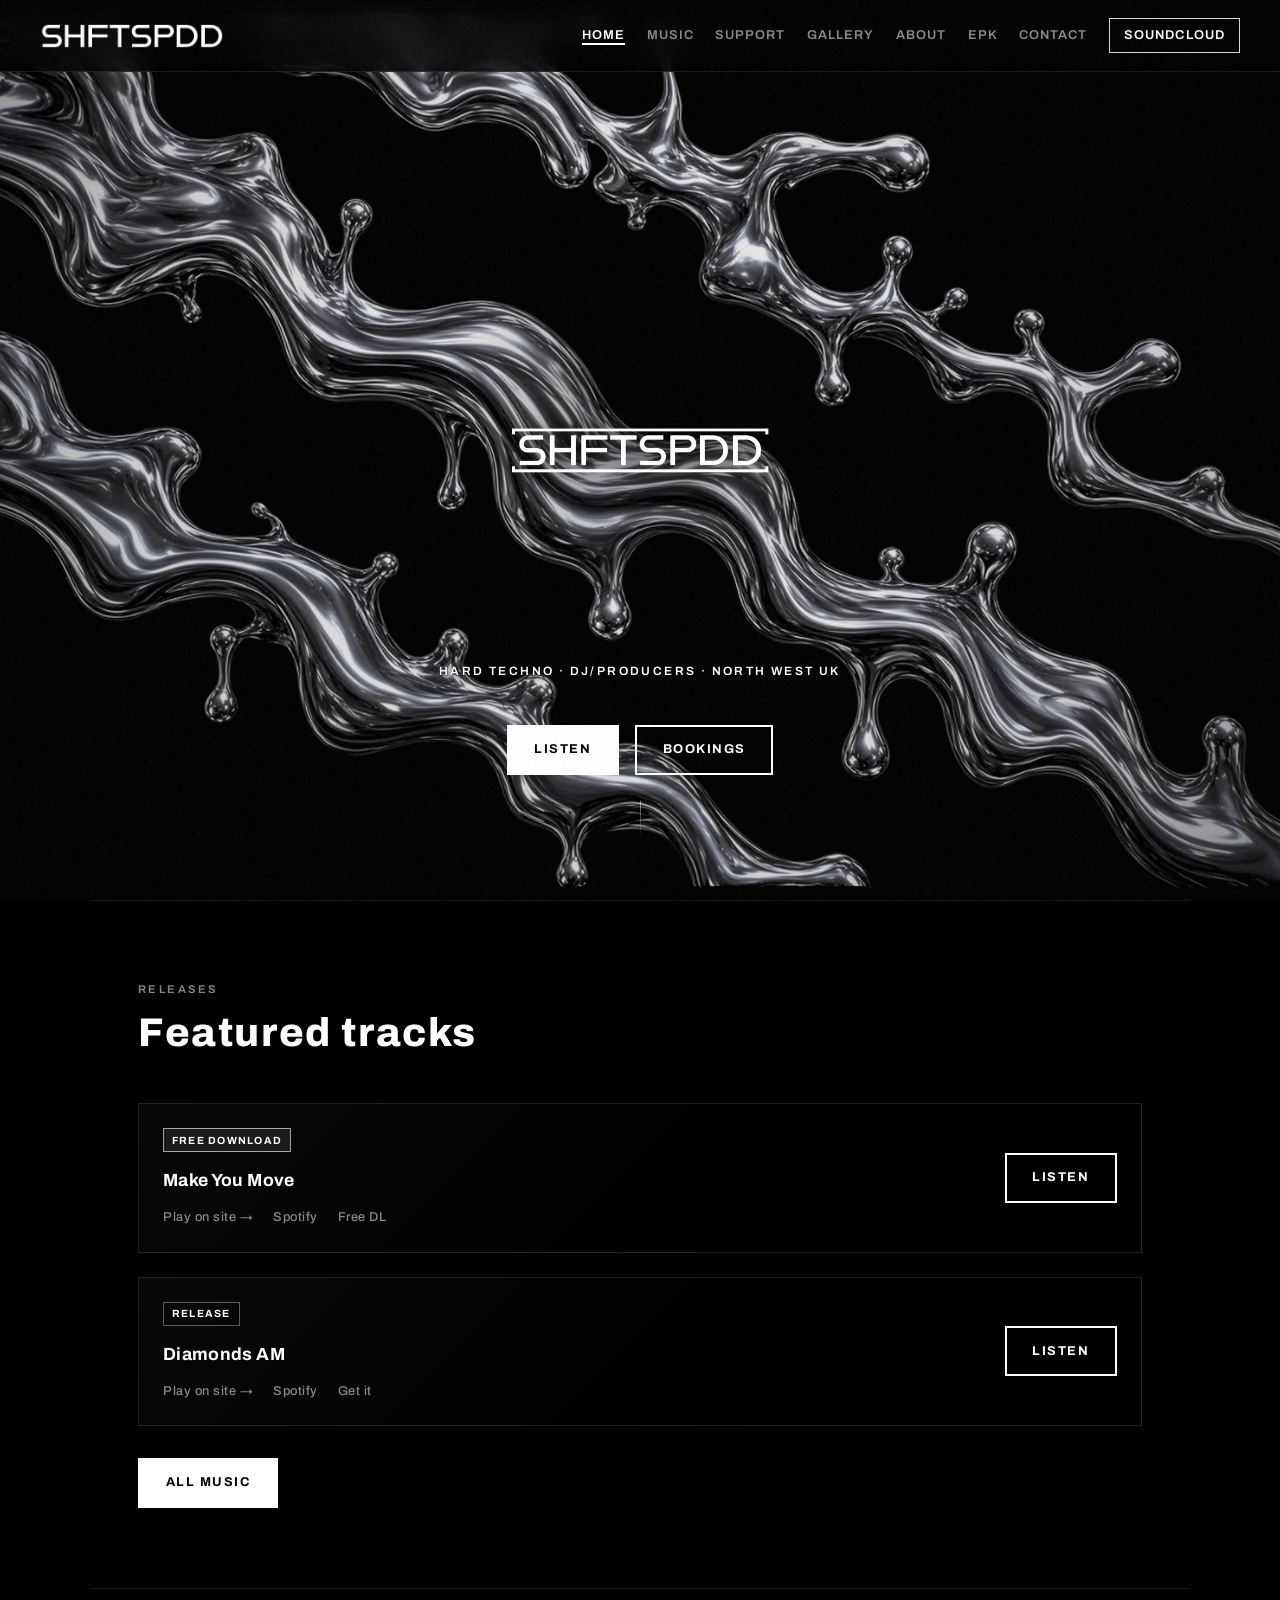
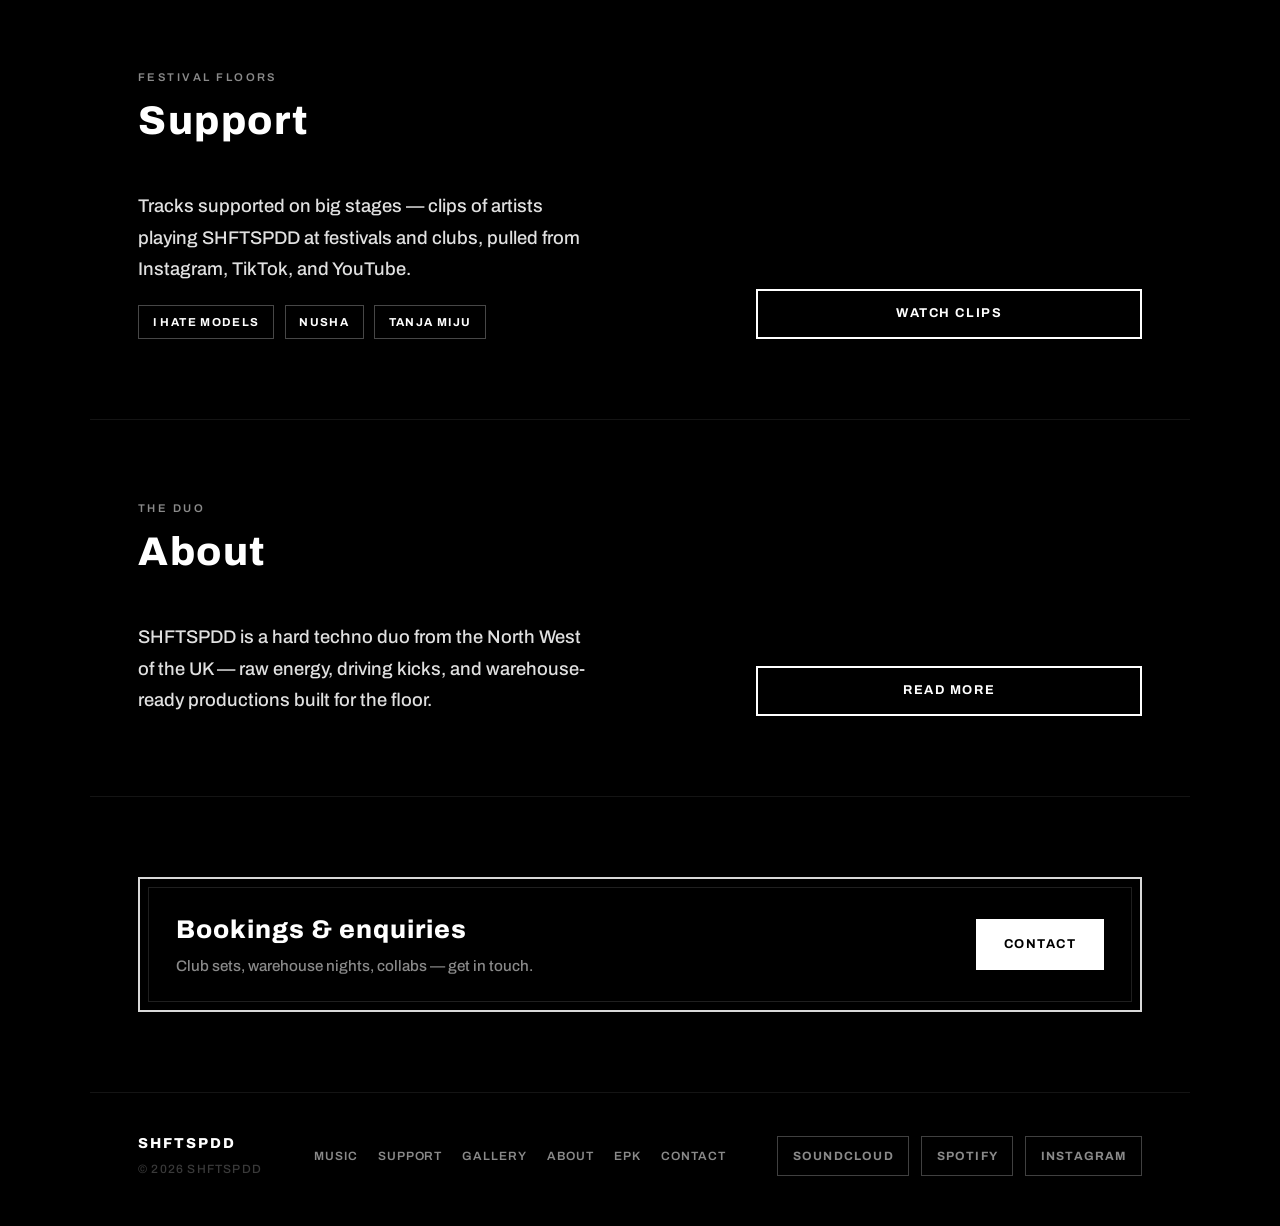
<file: index.html>
<!DOCTYPE html>
<html lang="en">
  <head>
    <meta charset="UTF-8" />
    <meta name="viewport" content="width=device-width, initial-scale=1" />
    <title>SHFTSPDD — Hard Techno · North West UK</title>
    <meta
      name="description"
      content="SHFTSPDD — hard techno DJ/producer duo from North West UK. Stream tracks and get in touch for bookings."
    />
    <meta name="theme-color" content="#000000" />
    <meta property="og:type" content="website" />
    <meta property="og:title" content="SHFTSPDD" />
    <meta property="og:description" content="Hard techno · DJ/Producers · North West UK" />
    <meta property="og:image" content="assets/logo.jpg" />
    <meta name="twitter:card" content="summary" />
    <meta name="twitter:title" content="SHFTSPDD" />
    <meta name="twitter:description" content="Hard techno · DJ/Producers · North West UK" />
    <link rel="icon" href="assets/logo.jpg" type="image/jpeg" />
    <link rel="preconnect" href="https://fonts.googleapis.com" />
    <link rel="preconnect" href="https://fonts.gstatic.com" crossorigin />
    <link
      href="https://fonts.googleapis.com/css2?family=Archivo:wght@400;500;600;700;800;900&display=swap"
      rel="stylesheet"
    />
    <link rel="stylesheet" href="styles.css?v=23" />
  </head>
  <body>
    <div class="noise" aria-hidden="true"></div>
    <div class="scanlines" aria-hidden="true"></div>

    <header class="header">
      <a href="index.html" class="header__logo" aria-label="SHFTSPDD home">
        <img class="header__mark" src="assets/logo-wordmark.png?v=1" alt="SHFTSPDD" width="404" height="57" />
      </a>
      <nav class="nav" aria-label="Main">
        <a href="index.html" aria-current="page">Home</a>
        <a href="music.html">Music</a>
        <a href="support.html">Support</a>
        <a href="gallery.html">Gallery</a>
        <a href="about.html">About</a>
        <a href="epk.html">EPK</a>
        <a href="contact.html">Contact</a>
        <a
          href="https://soundcloud.com/shftspdd"
          target="_blank"
          rel="noopener noreferrer"
          class="nav__external"
        >
          SoundCloud
        </a>
      </nav>
      <button type="button" class="menu-btn" aria-label="Open menu" aria-expanded="false" aria-controls="mobile-nav">
        <span></span>
        <span></span>
      </button>
    </header>

    <nav id="mobile-nav" class="mobile-nav" aria-label="Mobile" hidden>
      <a href="index.html" aria-current="page">Home</a>
      <a href="music.html">Music</a>
      <a href="support.html">Support</a>
      <a href="gallery.html">Gallery</a>
      <a href="about.html">About</a>
      <a href="epk.html">EPK</a>
      <a href="contact.html">Contact</a>
      <a href="https://soundcloud.com/shftspdd" target="_blank" rel="noopener noreferrer">SoundCloud</a>
      <a href="https://open.spotify.com/artist/30yTtz0pY3yEGr56ws4N3b" target="_blank" rel="noopener noreferrer">Spotify</a>
      <a href="https://www.instagram.com/shftspdd/" target="_blank" rel="noopener noreferrer">Instagram</a>
    </nav>

    <main>
      <section class="hero hero--warp hero--metal" aria-label="SHFTSPDD">
        <div class="metal-bg" aria-hidden="true">
          <img class="metal-bg__plate" src="assets/liquid-metal.jpg?v=4" alt="" />
          <canvas class="metal-bg__glint" width="2" height="2"></canvas>
        </div>
        <div class="hero__vignette" aria-hidden="true"></div>

        <h1 class="visually-hidden">SHFTSPDD</h1>
        <div class="hero-logo-anchor">
          <div class="hero-logo" id="hero-logo">
            <img
              src="assets/logo-white.png"
              alt="SHFTSPDD"
              width="560"
              height="560"
              class="hero-logo__img"
            />
          </div>
        </div>

        <div class="hero__copy">
          <p class="hero__eyebrow">Hard Techno · DJ/Producers · North West UK</p>
        </div>

        <div class="hero__dock">
          <div class="hero__actions">
            <a href="music.html" class="btn btn--primary">Listen</a>
            <a href="epk.html" class="btn btn--ghost">Bookings</a>
          </div>
          <a href="#featured" class="hero__scroll" aria-label="Scroll to featured tracks">
            <span class="hero__scroll-line"></span>
          </a>
        </div>
      </section>

      <div class="home-band">
        <section id="featured" class="section home-featured">
          <div class="section__head">
            <p class="section-label">Releases</p>
            <h2>Featured tracks</h2>
          </div>
          <ul class="track-list">
            <li class="track">
              <div class="track__meta">
                <span class="track__badge track__badge--free">Free download</span>
                <h3>Make You Move</h3>
                <div class="track__actions">
                  <a href="music.html" class="track__link">Play on site →</a>
                  <a
                    href="https://open.spotify.com/track/2meb3QLV8lLzQf9lvUCiJu"
                    target="_blank"
                    rel="noopener noreferrer"
                    class="track__link"
                  >
                    Spotify
                  </a>
                  <a
                    href="https://hypeddit.com/shftspdd/makeyoumove-1"
                    target="_blank"
                    rel="noopener noreferrer"
                    class="track__link"
                  >
                    Free DL
                  </a>
                </div>
              </div>
              <a href="music.html" class="btn btn--ghost">Listen</a>
            </li>
            <li class="track">
              <div class="track__meta">
                <span class="track__badge">Release</span>
                <h3>Diamonds AM</h3>
                <div class="track__actions">
                  <a href="music.html" class="track__link">Play on site →</a>
                  <a
                    href="https://open.spotify.com/track/7KmpOWbFOqYw4srqEcK4E4"
                    target="_blank"
                    rel="noopener noreferrer"
                    class="track__link"
                  >
                    Spotify
                  </a>
                  <a
                    href="https://hypeddit.com/shftspdd/diamonds"
                    target="_blank"
                    rel="noopener noreferrer"
                    class="track__link"
                  >
                    Get it
                  </a>
                </div>
              </div>
              <a href="music.html" class="btn btn--ghost">Listen</a>
            </li>
          </ul>
          <p style="margin: 2rem 0 0">
            <a href="music.html" class="btn btn--primary">All music</a>
          </p>
        </section>

        <section class="section">
          <div class="section__head">
            <p class="section-label">Festival floors</p>
            <h2>Support</h2>
          </div>
          <div class="home-about-teaser">
            <div>
              <p>
                Tracks supported on big stages — clips of artists playing SHFTSPDD at festivals and clubs,
                pulled from Instagram, TikTok, and YouTube.
              </p>
              <ul class="support-names" style="margin-top: 1.25rem; margin-bottom: 0">
                <li>I Hate Models</li>
                <li>NUSHA</li>
                <li>TANJA MIJU</li>
              </ul>
            </div>
            <a href="support.html" class="btn btn--ghost">Watch clips</a>
          </div>
        </section>

        <section class="section">
          <div class="section__head">
            <p class="section-label">The duo</p>
            <h2>About</h2>
          </div>
          <div class="home-about-teaser">
            <p>
              SHFTSPDD is a hard techno duo from the North West of the UK — raw energy, driving kicks,
              and warehouse-ready productions built for the floor.
            </p>
            <a href="about.html" class="btn btn--ghost">Read more</a>
          </div>
        </section>

        <section class="section">
          <div class="cta-band">
            <div class="cta-band__copy">
              <h2>Bookings &amp; enquiries</h2>
              <p>Club sets, warehouse nights, collabs — get in touch.</p>
            </div>
            <a href="contact.html" class="btn btn--primary">Contact</a>
          </div>
        </section>
      </div>
    </main>

    <footer class="footer">
      <div class="footer__inner">
        <div class="footer__brand">
          <span class="footer__wordmark">SHFTSPDD</span>
          <p>© <span id="year"></span> SHFTSPDD</p>
        </div>
        <nav class="footer__nav" aria-label="Footer">
          <a href="music.html">Music</a>
          <a href="support.html">Support</a>
          <a href="gallery.html">Gallery</a>
          <a href="about.html">About</a>
          <a href="epk.html">EPK</a>
          <a href="contact.html">Contact</a>
        </nav>
        <div class="socials">
          <a href="https://soundcloud.com/shftspdd" target="_blank" rel="noopener noreferrer">SoundCloud</a>
          <a href="https://open.spotify.com/artist/30yTtz0pY3yEGr56ws4N3b" target="_blank" rel="noopener noreferrer">Spotify</a>
          <a href="https://www.instagram.com/shftspdd/" target="_blank" rel="noopener noreferrer">Instagram</a>
        </div>
      </div>
    </footer>

    <script src="script.js"></script>
    <script src="metal-shine.js?v=1"></script>
  </body>
</html>
</file>
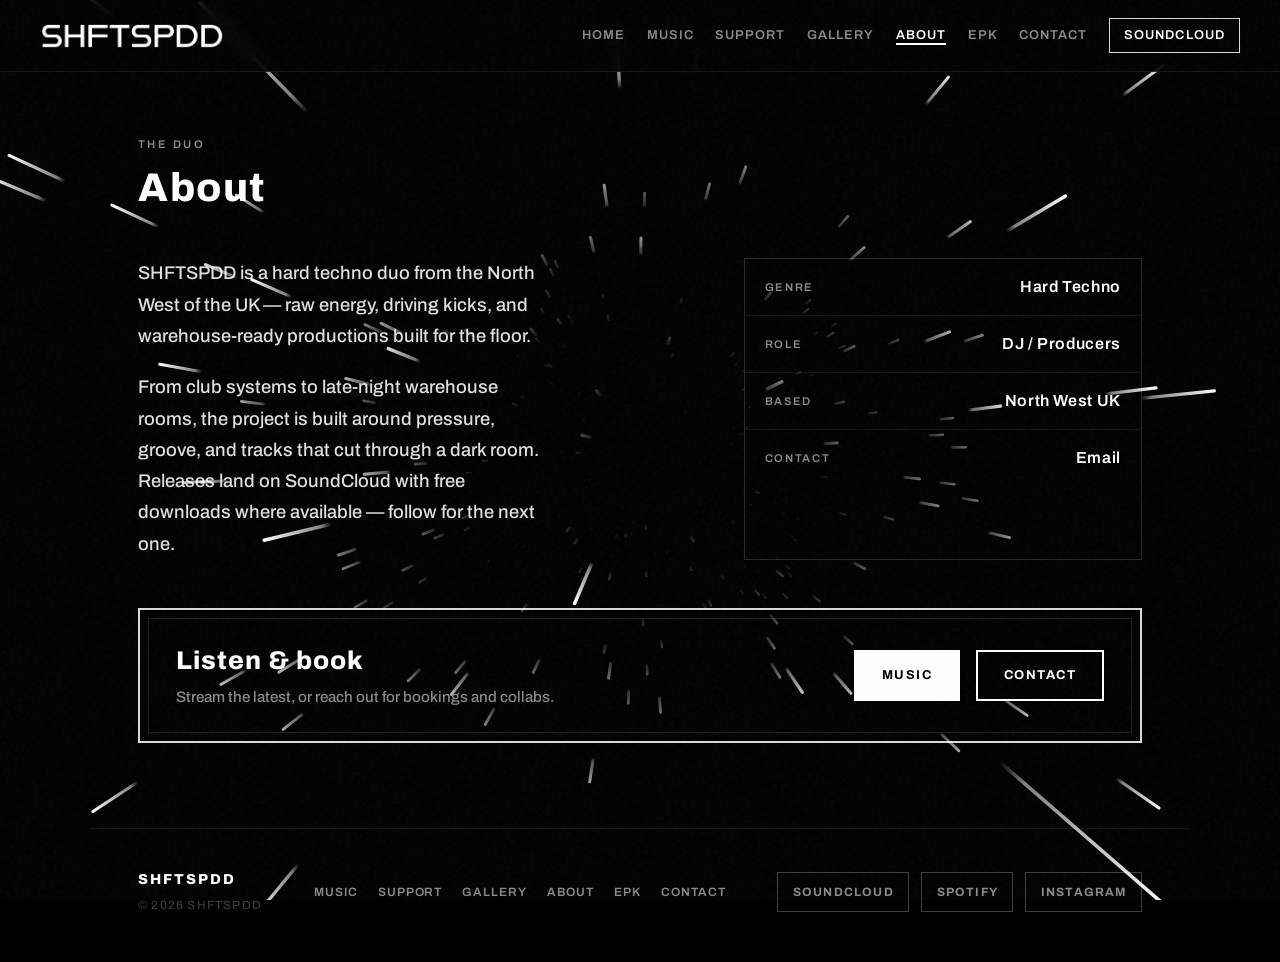
<file: about.html>
<!DOCTYPE html>
<html lang="en">
  <head>
    <meta charset="UTF-8" />
    <meta name="viewport" content="width=device-width, initial-scale=1" />
    <title>About — SHFTSPDD</title>
    <meta name="description" content="SHFTSPDD — hard techno DJ/producer duo from North West UK." />
    <meta name="theme-color" content="#000000" />
    <link rel="icon" href="assets/logo.jpg" type="image/jpeg" />
    <link rel="preconnect" href="https://fonts.googleapis.com" />
    <link rel="preconnect" href="https://fonts.gstatic.com" crossorigin />
    <link
      href="https://fonts.googleapis.com/css2?family=Archivo:wght@400;500;600;700;800;900&display=swap"
      rel="stylesheet"
    />
    <link rel="stylesheet" href="styles.css?v=23" />
  </head>
  <body>
    <div class="noise" aria-hidden="true"></div>
    <div class="scanlines" aria-hidden="true"></div>
    <canvas id="warp-canvas" class="warp-canvas warp-canvas--page" aria-hidden="true"></canvas>

    <header class="header">
      <a href="index.html" class="header__logo" aria-label="SHFTSPDD home">
        <img class="header__mark" src="assets/logo-wordmark.png?v=1" alt="SHFTSPDD" width="404" height="57" />
      </a>
      <nav class="nav" aria-label="Main">
        <a href="index.html">Home</a>
        <a href="music.html">Music</a>
        <a href="support.html">Support</a>
        <a href="gallery.html">Gallery</a>
        <a href="about.html" aria-current="page">About</a>
        <a href="epk.html">EPK</a>
        <a href="contact.html">Contact</a>
        <a
          href="https://soundcloud.com/shftspdd"
          target="_blank"
          rel="noopener noreferrer"
          class="nav__external"
        >
          SoundCloud
        </a>
      </nav>
      <button type="button" class="menu-btn" aria-label="Open menu" aria-expanded="false" aria-controls="mobile-nav">
        <span></span>
        <span></span>
      </button>
    </header>

    <nav id="mobile-nav" class="mobile-nav" aria-label="Mobile" hidden>
      <a href="index.html">Home</a>
      <a href="music.html">Music</a>
      <a href="support.html">Support</a>
      <a href="gallery.html">Gallery</a>
      <a href="about.html" aria-current="page">About</a>
      <a href="epk.html">EPK</a>
      <a href="contact.html">Contact</a>
      <a href="https://soundcloud.com/shftspdd" target="_blank" rel="noopener noreferrer">SoundCloud</a>
      <a href="https://open.spotify.com/artist/30yTtz0pY3yEGr56ws4N3b" target="_blank" rel="noopener noreferrer">Spotify</a>
      <a href="https://www.instagram.com/shftspdd/" target="_blank" rel="noopener noreferrer">Instagram</a>
    </nav>

    <main class="page">
      <section class="section about">
        <div class="section__head">
          <p class="section-label">The duo</p>
          <h1>About</h1>
        </div>
        <div class="about__grid">
          <div>
            <p class="about__text">
              SHFTSPDD is a hard techno duo from the North West of the UK — raw energy, driving kicks,
              and warehouse-ready productions built for the floor.
            </p>
            <p class="about__text" style="margin-top: 1.25rem">
              From club systems to late-night warehouse rooms, the project is built around pressure,
              groove, and tracks that cut through a dark room. Releases land on SoundCloud with free
              downloads where available — follow for the next one.
            </p>
          </div>
          <ul class="about__facts">
            <li>
              <span class="about__fact-label">Genre</span>
              <span>Hard Techno</span>
            </li>
            <li>
              <span class="about__fact-label">Role</span>
              <span>DJ / Producers</span>
            </li>
            <li>
              <span class="about__fact-label">Based</span>
              <span>North West UK</span>
            </li>
            <li>
              <span class="about__fact-label">Contact</span>
              <span><a href="mailto:OTFRtechno@gmail.com">Email</a></span>
            </li>
          </ul>
        </div>

        <div class="cta-band" style="margin-top: 3rem">
          <div class="cta-band__copy">
            <h2>Listen &amp; book</h2>
            <p>Stream the latest, or reach out for bookings and collabs.</p>
          </div>
          <div class="hero__actions">
            <a href="music.html" class="btn btn--primary">Music</a>
            <a href="contact.html" class="btn btn--ghost">Contact</a>
          </div>
        </div>
      </section>
    </main>

    <footer class="footer">
      <div class="footer__inner">
        <div class="footer__brand">
          <span class="footer__wordmark">SHFTSPDD</span>
          <p>© <span id="year"></span> SHFTSPDD</p>
        </div>
        <nav class="footer__nav" aria-label="Footer">
          <a href="music.html">Music</a>
          <a href="support.html">Support</a>
          <a href="gallery.html">Gallery</a>
          <a href="about.html">About</a>
          <a href="epk.html">EPK</a>
          <a href="contact.html">Contact</a>
        </nav>
        <div class="socials">
          <a href="https://soundcloud.com/shftspdd" target="_blank" rel="noopener noreferrer">SoundCloud</a>
          <a href="https://open.spotify.com/artist/30yTtz0pY3yEGr56ws4N3b" target="_blank" rel="noopener noreferrer">Spotify</a>
          <a href="https://www.instagram.com/shftspdd/" target="_blank" rel="noopener noreferrer">Instagram</a>
        </div>
      </div>
    </footer>

    <script src="warp.js"></script>
    <script src="script.js"></script>
  </body>
</html>
</file>
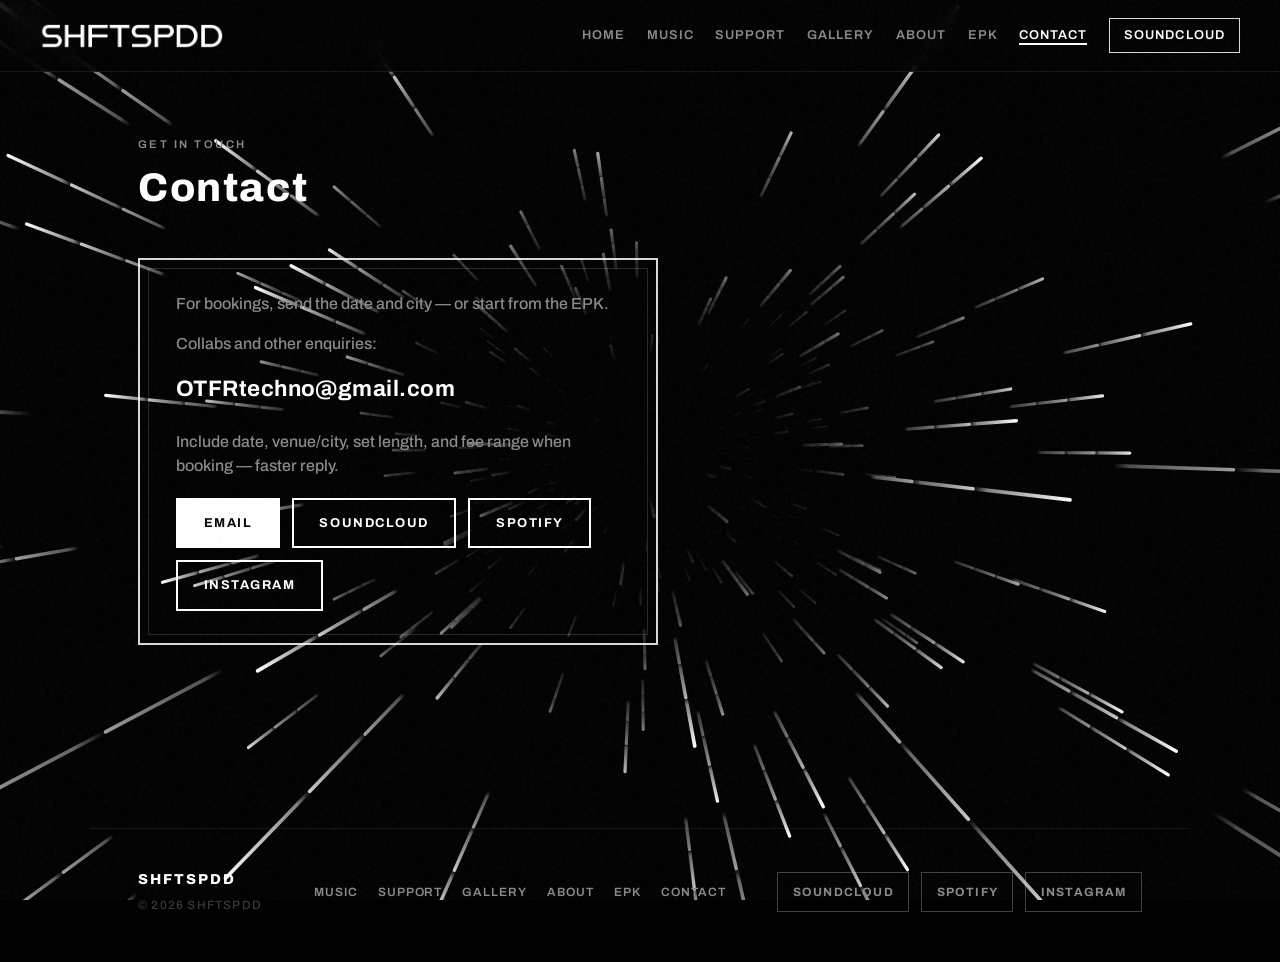
<file: contact.html>
<!DOCTYPE html>
<html lang="en">
  <head>
    <meta charset="UTF-8" />
    <meta name="viewport" content="width=device-width, initial-scale=1" />
    <title>Contact — SHFTSPDD</title>
    <meta name="description" content="Book SHFTSPDD — hard techno duo. Enquiries and collabs." />
    <meta name="theme-color" content="#000000" />
    <link rel="icon" href="assets/logo.jpg" type="image/jpeg" />
    <link rel="preconnect" href="https://fonts.googleapis.com" />
    <link rel="preconnect" href="https://fonts.gstatic.com" crossorigin />
    <link
      href="https://fonts.googleapis.com/css2?family=Archivo:wght@400;500;600;700;800;900&display=swap"
      rel="stylesheet"
    />
    <link rel="stylesheet" href="styles.css?v=23" />
  </head>
  <body>
    <div class="noise" aria-hidden="true"></div>
    <div class="scanlines" aria-hidden="true"></div>
    <canvas id="warp-canvas" class="warp-canvas warp-canvas--page" aria-hidden="true"></canvas>

    <header class="header">
      <a href="index.html" class="header__logo" aria-label="SHFTSPDD home">
        <img class="header__mark" src="assets/logo-wordmark.png?v=1" alt="SHFTSPDD" width="404" height="57" />
      </a>
      <nav class="nav" aria-label="Main">
        <a href="index.html">Home</a>
        <a href="music.html">Music</a>
        <a href="support.html">Support</a>
        <a href="gallery.html">Gallery</a>
        <a href="about.html">About</a>
        <a href="epk.html">EPK</a>
        <a href="contact.html" aria-current="page">Contact</a>
        <a
          href="https://soundcloud.com/shftspdd"
          target="_blank"
          rel="noopener noreferrer"
          class="nav__external"
        >
          SoundCloud
        </a>
      </nav>
      <button type="button" class="menu-btn" aria-label="Open menu" aria-expanded="false" aria-controls="mobile-nav">
        <span></span>
        <span></span>
      </button>
    </header>

    <nav id="mobile-nav" class="mobile-nav" aria-label="Mobile" hidden>
      <a href="index.html">Home</a>
      <a href="music.html">Music</a>
      <a href="support.html">Support</a>
      <a href="gallery.html">Gallery</a>
      <a href="about.html">About</a>
      <a href="epk.html">EPK</a>
      <a href="contact.html" aria-current="page">Contact</a>
      <a href="https://soundcloud.com/shftspdd" target="_blank" rel="noopener noreferrer">SoundCloud</a>
      <a href="https://open.spotify.com/artist/30yTtz0pY3yEGr56ws4N3b" target="_blank" rel="noopener noreferrer">Spotify</a>
      <a href="https://www.instagram.com/shftspdd/" target="_blank" rel="noopener noreferrer">Instagram</a>
    </nav>

    <main class="page">
      <section class="section contact">
        <div class="section__head">
          <p class="section-label">Get in touch</p>
          <h1>Contact</h1>
        </div>
        <div class="contact__card">
          <p>For bookings, send the date and city — or start from the <a href="epk.html">EPK</a>.</p>
          <p>Collabs and other enquiries:</p>
          <a
            href="mailto:OTFRtechno@gmail.com?subject=SHFTSPDD%20booking%20enquiry"
            class="contact__email"
          >
            OTFRtechno@gmail.com
          </a>
          <p style="margin-bottom: 1.25rem">
            Include date, venue/city, set length, and fee range when booking — faster reply.
          </p>
          <div class="contact__links">
            <a
              href="mailto:OTFRtechno@gmail.com?subject=SHFTSPDD%20booking%20enquiry"
              class="btn btn--primary"
            >
              Email
            </a>
            <a
              href="https://soundcloud.com/shftspdd"
              target="_blank"
              rel="noopener noreferrer"
              class="btn btn--ghost"
            >
              SoundCloud
            </a>
            <a
              href="https://open.spotify.com/artist/30yTtz0pY3yEGr56ws4N3b"
              target="_blank"
              rel="noopener noreferrer"
              class="btn btn--ghost"
            >
              Spotify
            </a>
            <a
              href="https://www.instagram.com/shftspdd/"
              target="_blank"
              rel="noopener noreferrer"
              class="btn btn--ghost"
            >
              Instagram
            </a>
          </div>
        </div>
      </section>
    </main>

    <footer class="footer">
      <div class="footer__inner">
        <div class="footer__brand">
          <span class="footer__wordmark">SHFTSPDD</span>
          <p>© <span id="year"></span> SHFTSPDD</p>
        </div>
        <nav class="footer__nav" aria-label="Footer">
          <a href="music.html">Music</a>
          <a href="support.html">Support</a>
          <a href="gallery.html">Gallery</a>
          <a href="about.html">About</a>
          <a href="epk.html">EPK</a>
          <a href="contact.html">Contact</a>
        </nav>
        <div class="socials">
          <a href="https://soundcloud.com/shftspdd" target="_blank" rel="noopener noreferrer">SoundCloud</a>
          <a href="https://open.spotify.com/artist/30yTtz0pY3yEGr56ws4N3b" target="_blank" rel="noopener noreferrer">Spotify</a>
          <a href="https://www.instagram.com/shftspdd/" target="_blank" rel="noopener noreferrer">Instagram</a>
        </div>
      </div>
    </footer>

    <script src="warp.js"></script>
    <script src="script.js"></script>
  </body>
</html>
</file>
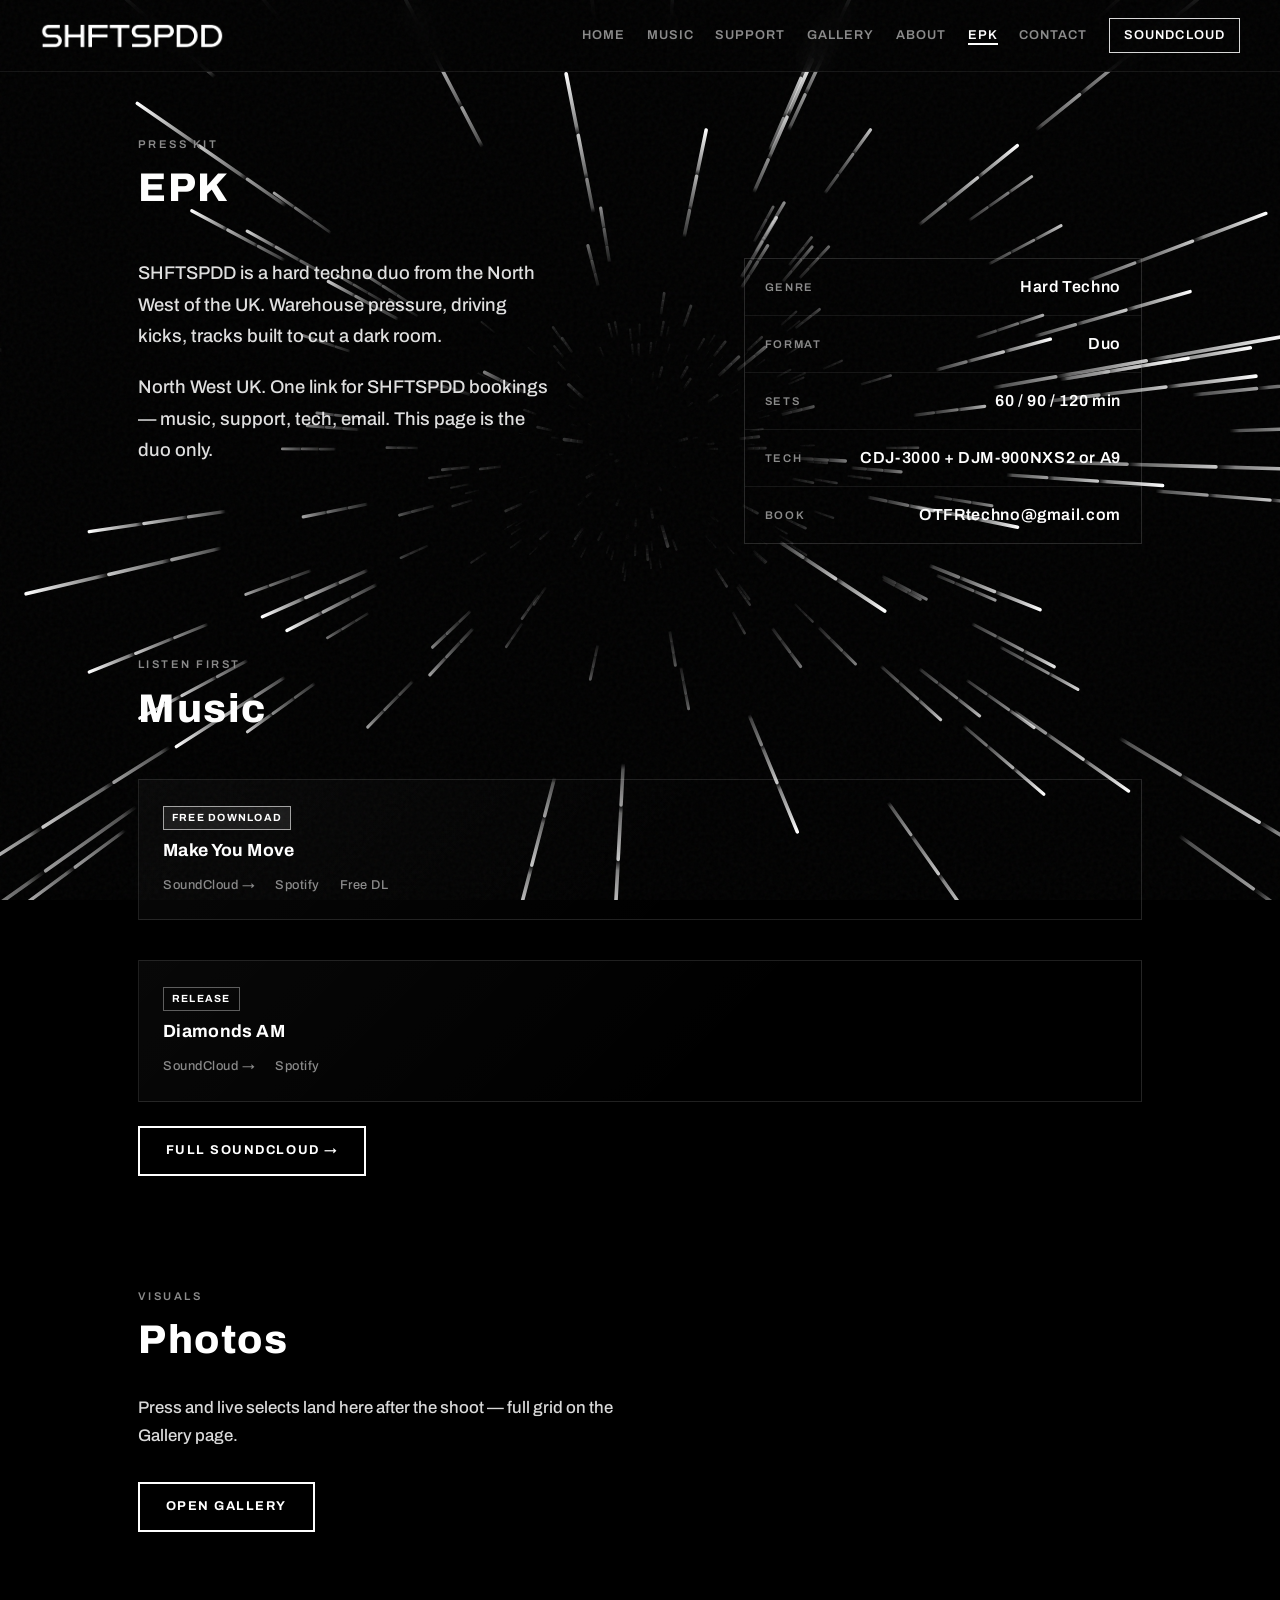
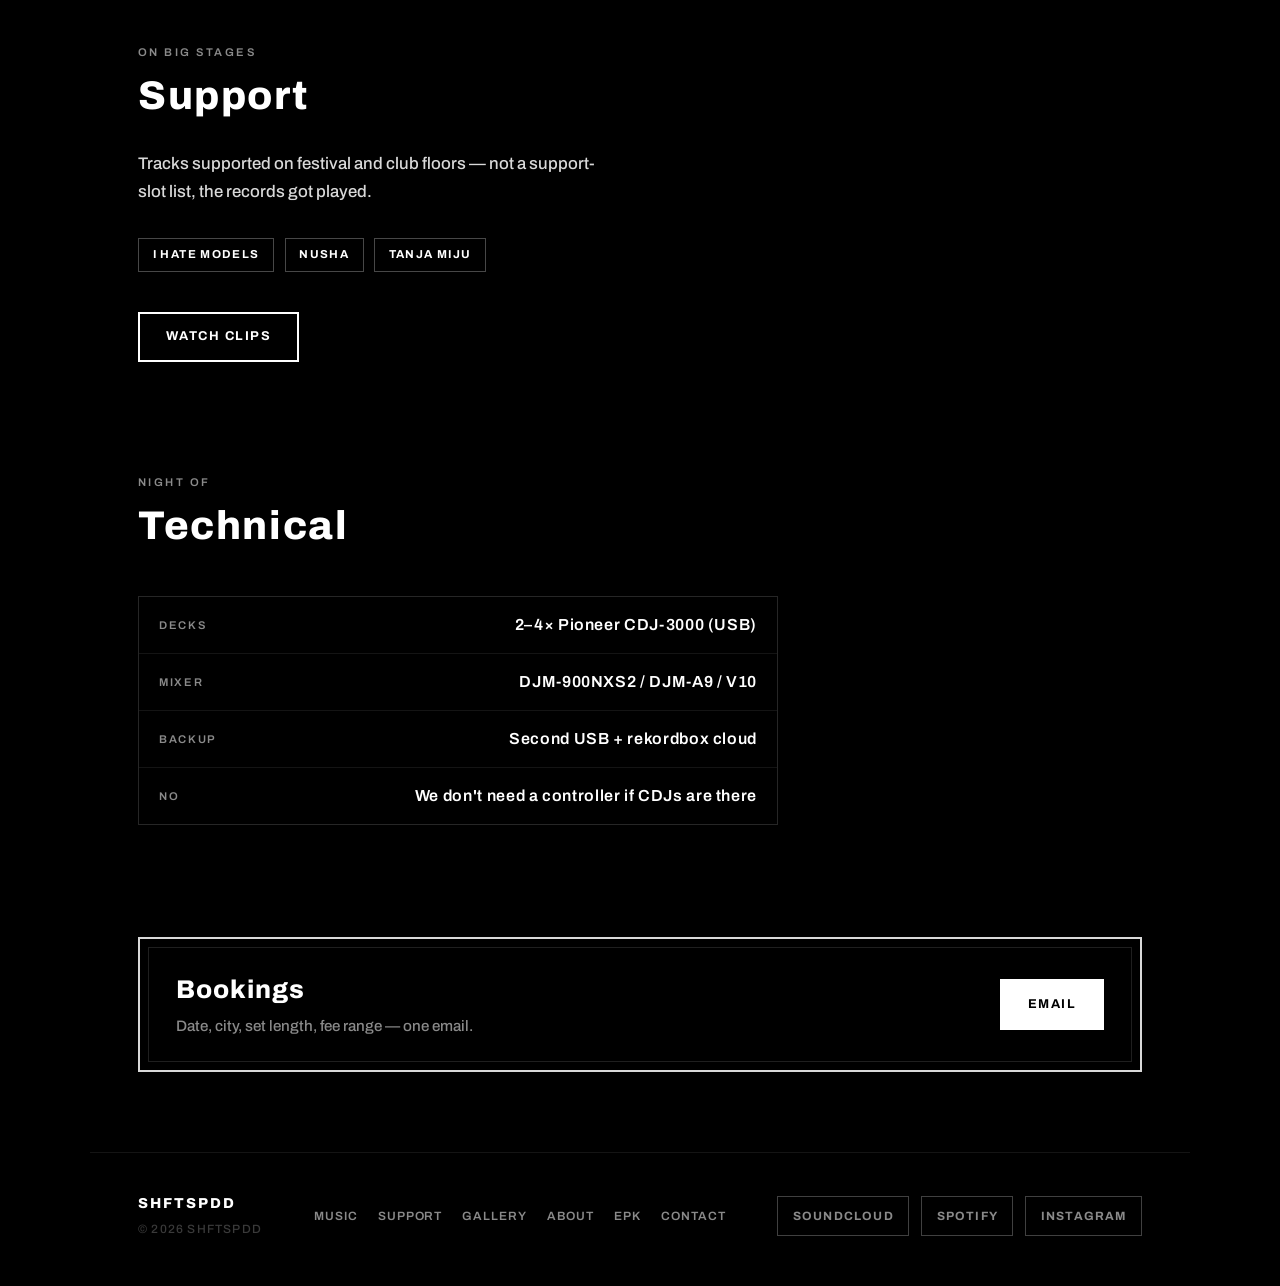
<file: epk.html>
<!DOCTYPE html>
<html lang="en">
  <head>
    <meta charset="UTF-8" />
    <meta name="viewport" content="width=device-width, initial-scale=1" />
    <title>EPK — SHFTSPDD</title>
    <meta
      name="description"
      content="SHFTSPDD electronic press kit — hard techno duo. Bio, music, support, tech, bookings."
    />
    <meta name="theme-color" content="#000000" />
    <meta property="og:type" content="website" />
    <meta property="og:title" content="SHFTSPDD — EPK" />
    <meta property="og:description" content="Hard techno · DJ/Producers · Bookings" />
    <meta property="og:image" content="assets/logo.jpg" />
    <link rel="icon" href="assets/logo.jpg" type="image/jpeg" />
    <link rel="preconnect" href="https://fonts.googleapis.com" />
    <link rel="preconnect" href="https://fonts.gstatic.com" crossorigin />
    <link
      href="https://fonts.googleapis.com/css2?family=Archivo:wght@400;500;600;700;800;900&display=swap"
      rel="stylesheet"
    />
    <link rel="stylesheet" href="styles.css?v=23" />
  </head>
  <body>
    <div class="noise" aria-hidden="true"></div>
    <div class="scanlines" aria-hidden="true"></div>
    <canvas id="warp-canvas" class="warp-canvas warp-canvas--page" aria-hidden="true"></canvas>

    <header class="header">
      <a href="index.html" class="header__logo" aria-label="SHFTSPDD home">
        <img class="header__mark" src="assets/logo-wordmark.png?v=1" alt="SHFTSPDD" width="404" height="57" />
      </a>
      <nav class="nav" aria-label="Main">
        <a href="index.html">Home</a>
        <a href="music.html">Music</a>
        <a href="support.html">Support</a>
        <a href="gallery.html">Gallery</a>
        <a href="about.html">About</a>
        <a href="epk.html" aria-current="page">EPK</a>
        <a href="contact.html">Contact</a>
        <a
          href="https://soundcloud.com/shftspdd"
          target="_blank"
          rel="noopener noreferrer"
          class="nav__external"
        >
          SoundCloud
        </a>
      </nav>
      <button type="button" class="menu-btn" aria-label="Open menu" aria-expanded="false" aria-controls="mobile-nav">
        <span></span>
        <span></span>
      </button>
    </header>

    <nav id="mobile-nav" class="mobile-nav" aria-label="Mobile" hidden>
      <a href="index.html">Home</a>
      <a href="music.html">Music</a>
      <a href="support.html">Support</a>
      <a href="gallery.html">Gallery</a>
      <a href="about.html">About</a>
      <a href="epk.html" aria-current="page">EPK</a>
      <a href="contact.html">Contact</a>
      <a href="https://soundcloud.com/shftspdd" target="_blank" rel="noopener noreferrer">SoundCloud</a>
      <a href="https://open.spotify.com/artist/30yTtz0pY3yEGr56ws4N3b" target="_blank" rel="noopener noreferrer">Spotify</a>
      <a href="https://www.instagram.com/shftspdd/" target="_blank" rel="noopener noreferrer">Instagram</a>
    </nav>

    <main class="page">
      <section class="section about">
        <div class="section__head">
          <p class="section-label">Press kit</p>
          <h1>EPK</h1>
        </div>

        <div class="about__grid">
          <div>
            <p class="about__text">
              SHFTSPDD is a hard techno duo from the North West of the UK. Warehouse pressure,
              driving kicks, tracks built to cut a dark room.
            </p>
            <p class="about__text" style="margin-top: 1.25rem">
              North West UK. One link for SHFTSPDD bookings — music, support, tech, email.
              This page is the duo only.
            </p>
          </div>
          <ul class="about__facts">
            <li>
              <span class="about__fact-label">Genre</span>
              <span>Hard Techno</span>
            </li>
            <li>
              <span class="about__fact-label">Format</span>
              <span>Duo</span>
            </li>
            <li>
              <span class="about__fact-label">Sets</span>
              <span>60 / 90 / 120 min</span>
            </li>
            <li>
              <span class="about__fact-label">Tech</span>
              <span>CDJ-3000 + DJM-900NXS2 or A9</span>
            </li>
            <li>
              <span class="about__fact-label">Book</span>
              <span><a href="mailto:OTFRtechno@gmail.com?subject=SHFTSPDD%20booking">OTFRtechno@gmail.com</a></span>
            </li>
          </ul>
        </div>
      </section>

      <section class="section">
        <div class="section__head">
          <p class="section-label">Listen first</p>
          <h2>Music</h2>
        </div>
        <ul class="track-list">
          <li class="track">
            <div class="track__meta">
              <span class="track__badge track__badge--free">Free download</span>
              <h3>Make You Move</h3>
              <div class="track__actions">
                <a href="https://soundcloud.com/shftspdd/make-you-move" target="_blank" rel="noopener noreferrer" class="track__link">SoundCloud →</a>
                <a href="https://open.spotify.com/track/2meb3QLV8lLzQf9lvUCiJu" target="_blank" rel="noopener noreferrer" class="track__link">Spotify</a>
                <a href="https://hypeddit.com/shftspdd/makeyoumove-1" target="_blank" rel="noopener noreferrer" class="track__link">Free DL</a>
              </div>
            </div>
          </li>
          <li class="track">
            <div class="track__meta">
              <span class="track__badge">Release</span>
              <h3>Diamonds AM</h3>
              <div class="track__actions">
                <a href="https://soundcloud.com/shftspdd/shftspdd-diamonds-am" target="_blank" rel="noopener noreferrer" class="track__link">SoundCloud →</a>
                <a href="https://open.spotify.com/track/7KmpOWbFOqYw4srqEcK4E4" target="_blank" rel="noopener noreferrer" class="track__link">Spotify</a>
              </div>
            </div>
          </li>
        </ul>
        <p style="margin: 1.5rem 0 0">
          <a href="https://soundcloud.com/shftspdd" target="_blank" rel="noopener noreferrer" class="btn btn--ghost">Full SoundCloud →</a>
        </p>
      </section>

      <section class="section">
        <div class="section__head">
          <p class="section-label">Visuals</p>
          <h2>Photos</h2>
        </div>
        <p class="support__intro">
          Press and live selects land here after the shoot — full grid on the Gallery page.
        </p>
        <p style="margin: 0 0 0">
          <a href="gallery.html" class="btn btn--ghost">Open gallery</a>
        </p>
      </section>

      <section class="section">
        <div class="section__head">
          <p class="section-label">On big stages</p>
          <h2>Support</h2>
        </div>
        <p class="support__intro">
          Tracks supported on festival and club floors — not a support-slot list, the records got played.
        </p>
        <ul class="support-names">
          <li>I Hate Models</li>
          <li>NUSHA</li>
          <li>TANJA MIJU</li>
        </ul>
        <p style="margin: 1.5rem 0 0">
          <a href="support.html" class="btn btn--ghost">Watch clips</a>
        </p>
      </section>

      <section class="section">
        <div class="section__head">
          <p class="section-label">Night of</p>
          <h2>Technical</h2>
        </div>
        <ul class="about__facts epk-tech">
          <li>
            <span class="about__fact-label">Decks</span>
            <span>2–4× Pioneer CDJ-3000 (USB)</span>
          </li>
          <li>
            <span class="about__fact-label">Mixer</span>
            <span>DJM-900NXS2 / DJM-A9 / V10</span>
          </li>
          <li>
            <span class="about__fact-label">Backup</span>
            <span>Second USB + rekordbox cloud</span>
          </li>
          <li>
            <span class="about__fact-label">No</span>
            <span>We don't need a controller if CDJs are there</span>
          </li>
        </ul>
      </section>

      <section class="section">
        <div class="cta-band">
          <div class="cta-band__copy">
            <h2>Bookings</h2>
            <p>Date, city, set length, fee range — one email.</p>
          </div>
          <a href="mailto:OTFRtechno@gmail.com?subject=SHFTSPDD%20booking" class="btn btn--primary">Email</a>
        </div>
      </section>
    </main>

    <footer class="footer">
      <div class="footer__inner">
        <div class="footer__brand">
          <span class="footer__wordmark">SHFTSPDD</span>
          <p>© <span id="year"></span> SHFTSPDD</p>
        </div>
        <nav class="footer__nav" aria-label="Footer">
          <a href="music.html">Music</a>
          <a href="support.html">Support</a>
          <a href="gallery.html">Gallery</a>
          <a href="about.html">About</a>
          <a href="epk.html">EPK</a>
          <a href="contact.html">Contact</a>
        </nav>
        <div class="socials">
          <a href="https://soundcloud.com/shftspdd" target="_blank" rel="noopener noreferrer">SoundCloud</a>
          <a href="https://open.spotify.com/artist/30yTtz0pY3yEGr56ws4N3b" target="_blank" rel="noopener noreferrer">Spotify</a>
          <a href="https://www.instagram.com/shftspdd/" target="_blank" rel="noopener noreferrer">Instagram</a>
        </div>
      </div>
    </footer>

    <script src="warp.js"></script>
    <script src="script.js"></script>
  </body>
</html>
</file>
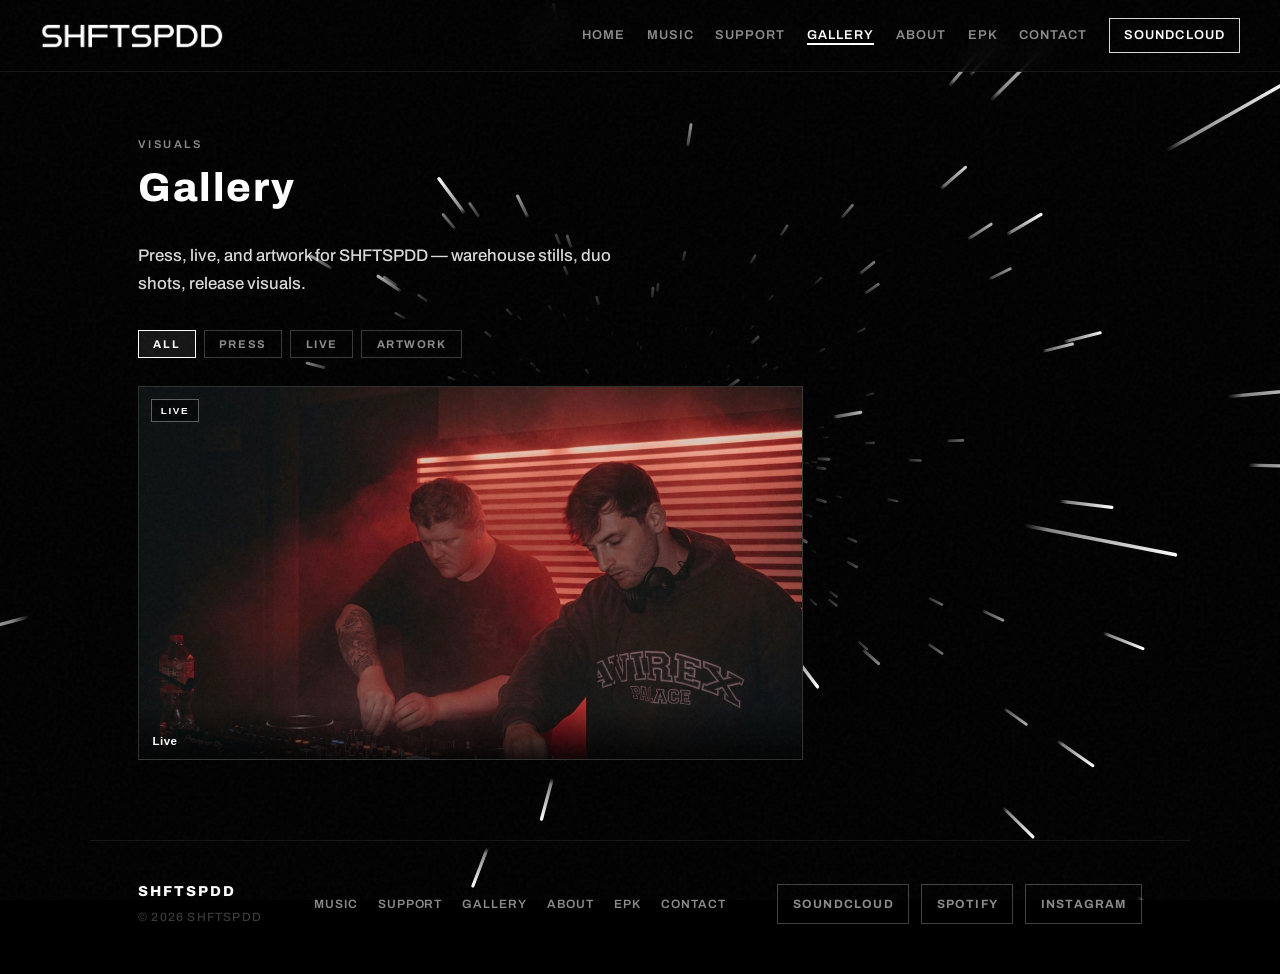
<file: gallery.html>
<!DOCTYPE html>
<html lang="en">
  <head>
    <meta charset="UTF-8" />
    <meta name="viewport" content="width=device-width, initial-scale=1" />
    <title>Gallery — SHFTSPDD</title>
    <meta
      name="description"
      content="SHFTSPDD gallery — press photos, live shots, and artwork. Hard techno duo from North West UK."
    />
    <meta name="theme-color" content="#000000" />
    <meta property="og:type" content="website" />
    <meta property="og:title" content="SHFTSPDD — Gallery" />
    <meta property="og:description" content="Press · live · artwork" />
    <meta property="og:image" content="assets/logo.jpg" />
    <link rel="icon" href="assets/logo.jpg" type="image/jpeg" />
    <link rel="preconnect" href="https://fonts.googleapis.com" />
    <link rel="preconnect" href="https://fonts.gstatic.com" crossorigin />
    <link
      href="https://fonts.googleapis.com/css2?family=Archivo:wght@400;500;600;700;800;900&display=swap"
      rel="stylesheet"
    />
    <link rel="stylesheet" href="styles.css?v=23" />
  </head>
  <body>
    <div class="noise" aria-hidden="true"></div>
    <div class="scanlines" aria-hidden="true"></div>
    <canvas id="warp-canvas" class="warp-canvas warp-canvas--page" aria-hidden="true"></canvas>

    <header class="header">
      <a href="index.html" class="header__logo" aria-label="SHFTSPDD home">
        <img class="header__mark" src="assets/logo-wordmark.png?v=1" alt="SHFTSPDD" width="404" height="57" />
      </a>
      <nav class="nav" aria-label="Main">
        <a href="index.html">Home</a>
        <a href="music.html">Music</a>
        <a href="support.html">Support</a>
        <a href="gallery.html" aria-current="page">Gallery</a>
        <a href="about.html">About</a>
        <a href="epk.html">EPK</a>
        <a href="contact.html">Contact</a>
        <a
          href="https://soundcloud.com/shftspdd"
          target="_blank"
          rel="noopener noreferrer"
          class="nav__external"
        >
          SoundCloud
        </a>
      </nav>
      <button type="button" class="menu-btn" aria-label="Open menu" aria-expanded="false" aria-controls="mobile-nav">
        <span></span>
        <span></span>
      </button>
    </header>

    <nav id="mobile-nav" class="mobile-nav" aria-label="Mobile" hidden>
      <a href="index.html">Home</a>
      <a href="music.html">Music</a>
      <a href="support.html">Support</a>
      <a href="gallery.html" aria-current="page">Gallery</a>
      <a href="about.html">About</a>
      <a href="epk.html">EPK</a>
      <a href="contact.html">Contact</a>
      <a href="https://soundcloud.com/shftspdd" target="_blank" rel="noopener noreferrer">SoundCloud</a>
      <a href="https://open.spotify.com/artist/30yTtz0pY3yEGr56ws4N3b" target="_blank" rel="noopener noreferrer">Spotify</a>
      <a href="https://www.instagram.com/shftspdd/" target="_blank" rel="noopener noreferrer">Instagram</a>
    </nav>

    <main class="page">
      <section class="section gallery">
        <div class="section__head">
          <p class="section-label">Visuals</p>
          <h1>Gallery</h1>
        </div>
        <p class="gallery__intro">
          Press, live, and artwork for SHFTSPDD — warehouse stills, duo shots, release visuals.
        </p>

        <div id="gallery-empty" class="support-empty">
          <p>Gallery slots are ready. Photos go up after the next shoot.</p>
          <p class="support-empty__hint">
            For us: drop files in <code>assets/gallery/</code>, then list them in
            <code>gallery-photos.js</code>.
          </p>
        </div>

        <div id="gallery-filters" class="gallery-filters" hidden>
          <button type="button" data-filter="all" aria-pressed="true">All</button>
          <button type="button" data-filter="press" aria-pressed="false">Press</button>
          <button type="button" data-filter="live" aria-pressed="false">Live</button>
          <button type="button" data-filter="artwork" aria-pressed="false">Artwork</button>
        </div>

        <ul id="gallery-grid" class="gallery-grid" aria-label="Photo gallery"></ul>
      </section>
    </main>

    <footer class="footer">
      <div class="footer__inner">
        <div class="footer__brand">
          <span class="footer__wordmark">SHFTSPDD</span>
          <p>© <span id="year"></span> SHFTSPDD</p>
        </div>
        <nav class="footer__nav" aria-label="Footer">
          <a href="music.html">Music</a>
          <a href="support.html">Support</a>
          <a href="gallery.html">Gallery</a>
          <a href="about.html">About</a>
          <a href="epk.html">EPK</a>
          <a href="contact.html">Contact</a>
        </nav>
        <div class="socials">
          <a href="https://soundcloud.com/shftspdd" target="_blank" rel="noopener noreferrer">SoundCloud</a>
          <a href="https://open.spotify.com/artist/30yTtz0pY3yEGr56ws4N3b" target="_blank" rel="noopener noreferrer">Spotify</a>
          <a href="https://www.instagram.com/shftspdd/" target="_blank" rel="noopener noreferrer">Instagram</a>
        </div>
      </div>
    </footer>

    <script src="gallery-photos.js"></script>
    <script src="gallery-render.js"></script>
    <script src="warp.js"></script>
    <script src="script.js"></script>
  </body>
</html>
</file>
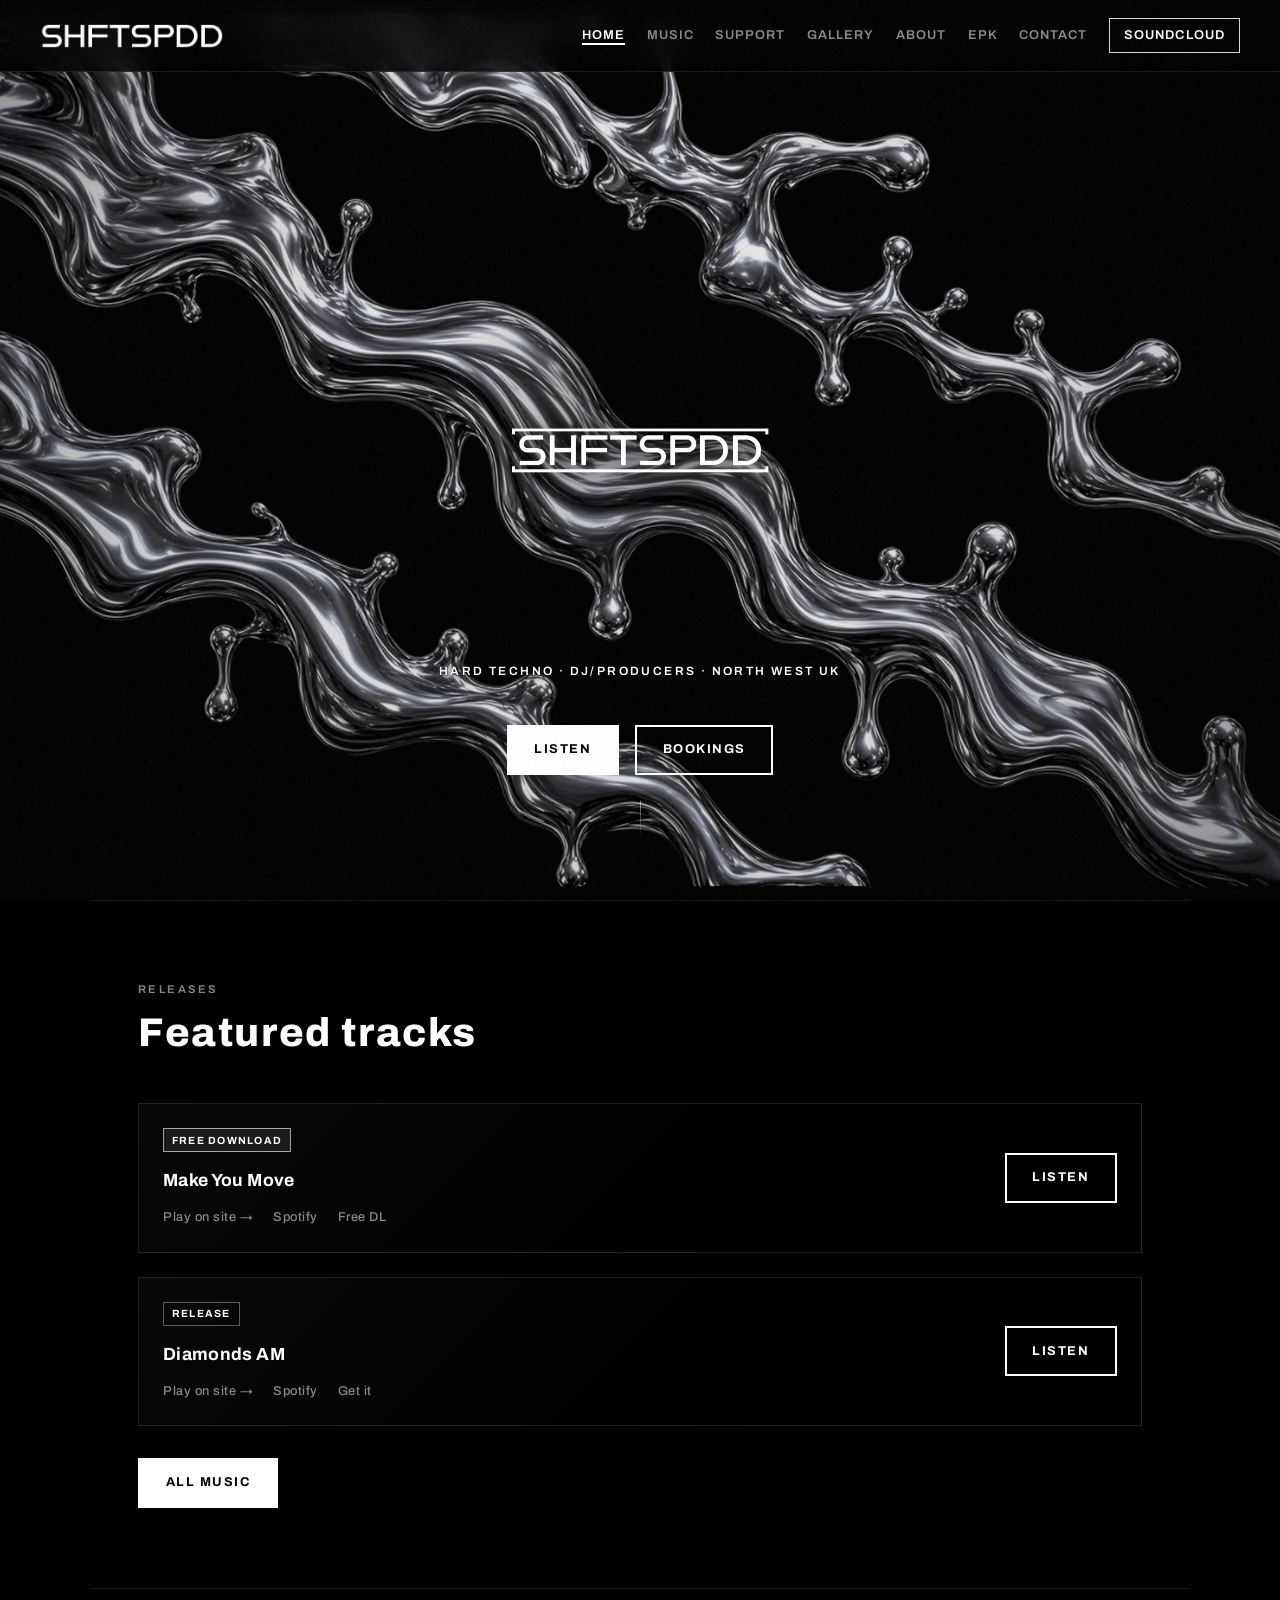
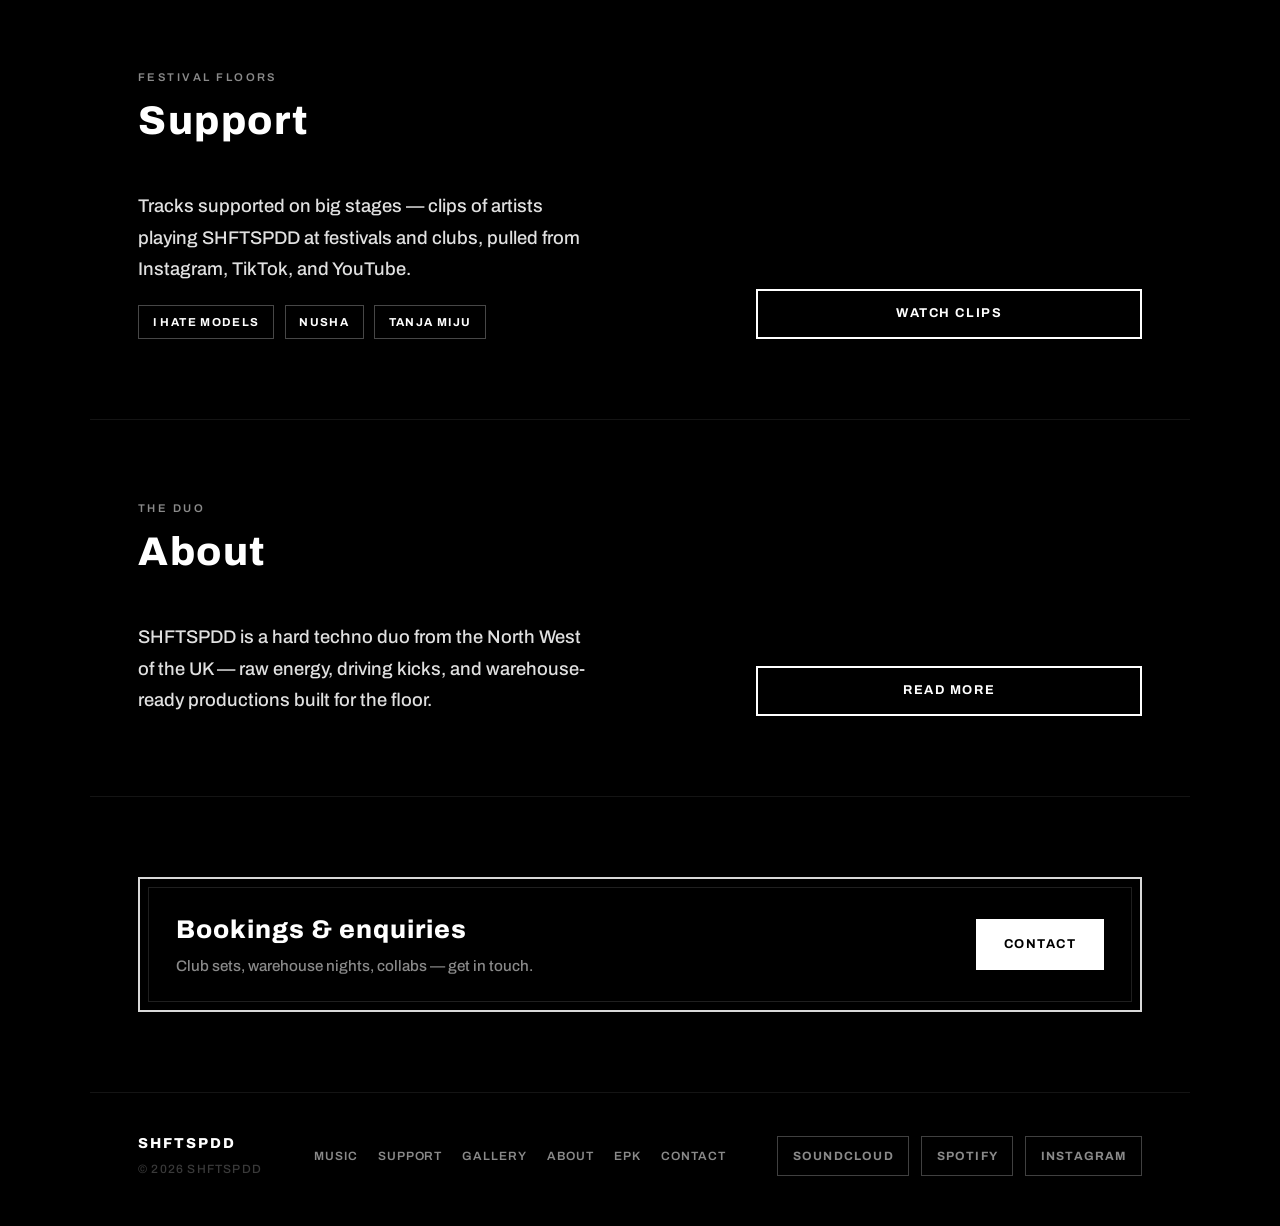
<file: metal-test.html>
<!DOCTYPE html>
<html lang="en">
  <head>
    <meta charset="UTF-8" />
    <meta http-equiv="refresh" content="0; url=index.html" />
    <link rel="canonical" href="index.html" />
    <title>SHFTSPDD</title>
    <script>location.replace("index.html");</script>
  </head>
  <body>
    <p><a href="index.html">SHFTSPDD</a></p>
  </body>
</html>
</file>
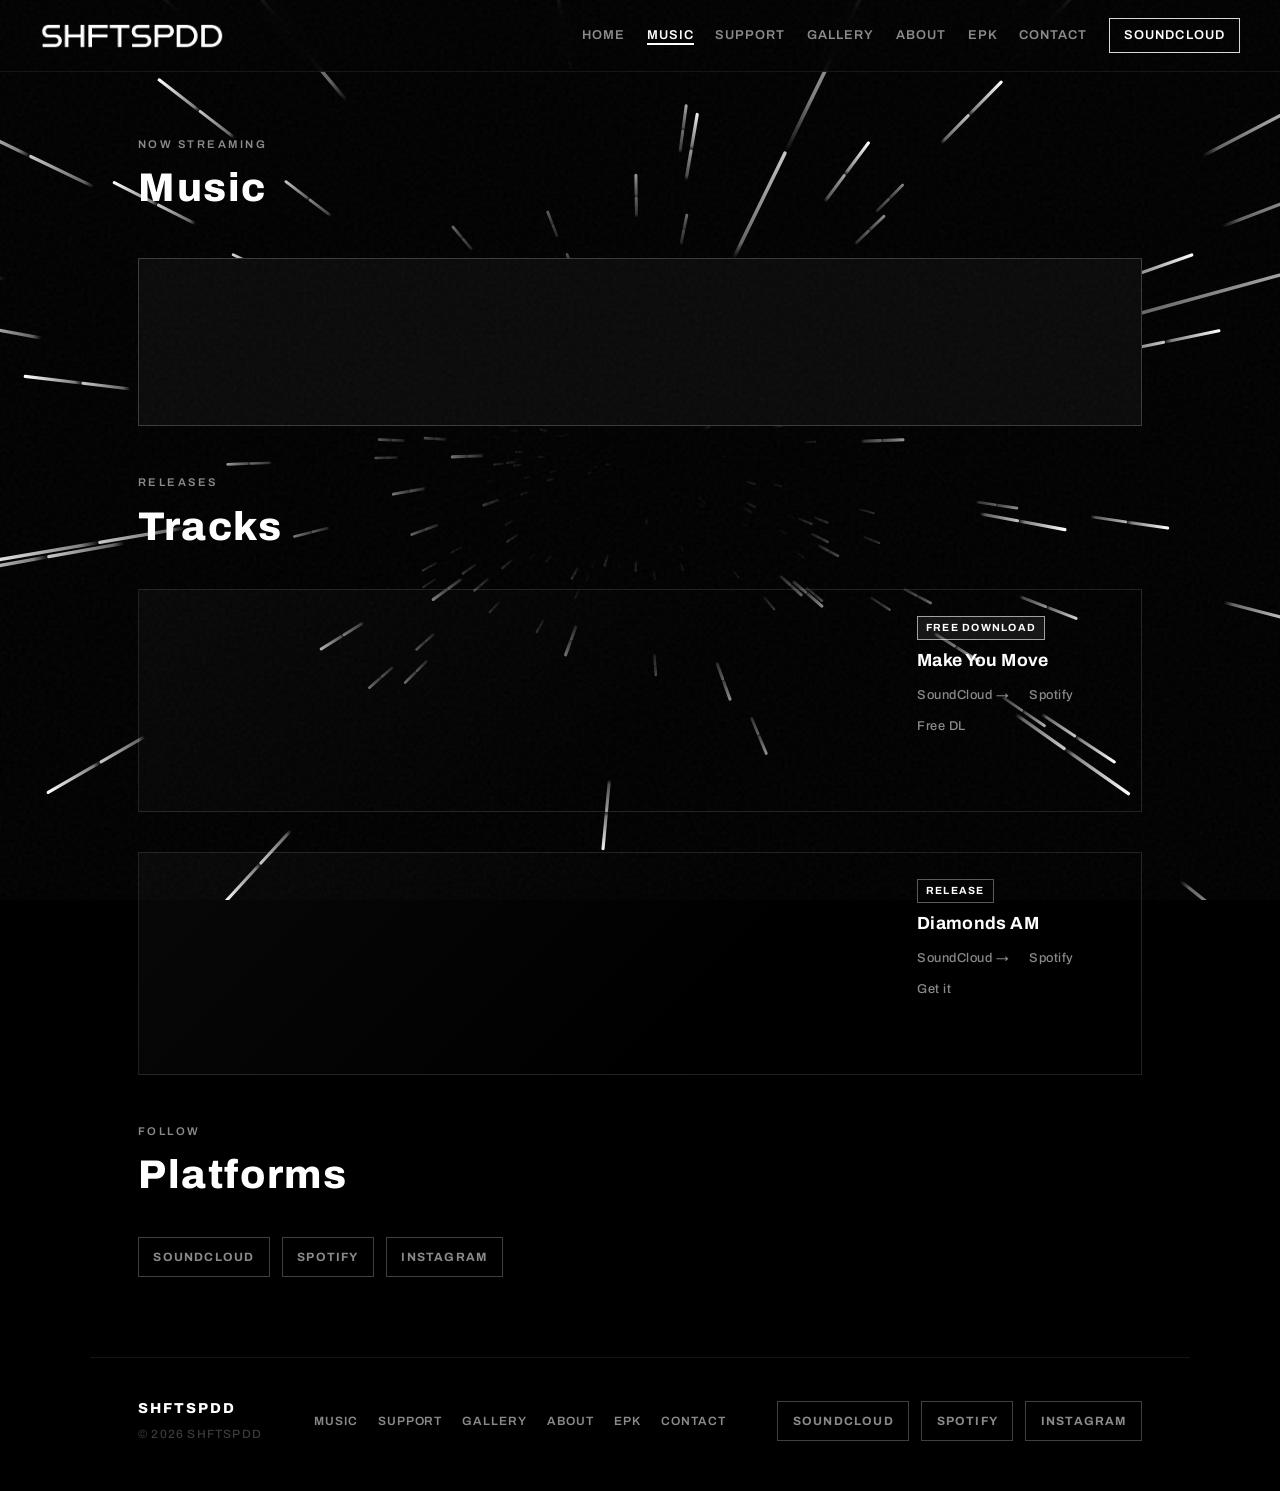
<file: music.html>
<!DOCTYPE html>
<html lang="en">
  <head>
    <meta charset="UTF-8" />
    <meta name="viewport" content="width=device-width, initial-scale=1" />
    <title>Music — SHFTSPDD</title>
    <meta name="description" content="Stream SHFTSPDD — hard techno tracks and releases on SoundCloud." />
    <meta name="theme-color" content="#000000" />
    <link rel="icon" href="assets/logo.jpg" type="image/jpeg" />
    <link rel="preconnect" href="https://fonts.googleapis.com" />
    <link rel="preconnect" href="https://fonts.gstatic.com" crossorigin />
    <link
      href="https://fonts.googleapis.com/css2?family=Archivo:wght@400;500;600;700;800;900&display=swap"
      rel="stylesheet"
    />
    <link rel="stylesheet" href="styles.css?v=23" />
  </head>
  <body>
    <div class="noise" aria-hidden="true"></div>
    <div class="scanlines" aria-hidden="true"></div>
    <canvas id="warp-canvas" class="warp-canvas warp-canvas--page" aria-hidden="true"></canvas>

    <header class="header">
      <a href="index.html" class="header__logo" aria-label="SHFTSPDD home">
        <img class="header__mark" src="assets/logo-wordmark.png?v=1" alt="SHFTSPDD" width="404" height="57" />
      </a>
      <nav class="nav" aria-label="Main">
        <a href="index.html">Home</a>
        <a href="music.html" aria-current="page">Music</a>
        <a href="support.html">Support</a>
        <a href="gallery.html">Gallery</a>
        <a href="about.html">About</a>
        <a href="epk.html">EPK</a>
        <a href="contact.html">Contact</a>
        <a
          href="https://soundcloud.com/shftspdd"
          target="_blank"
          rel="noopener noreferrer"
          class="nav__external"
        >
          SoundCloud
        </a>
      </nav>
      <button type="button" class="menu-btn" aria-label="Open menu" aria-expanded="false" aria-controls="mobile-nav">
        <span></span>
        <span></span>
      </button>
    </header>

    <nav id="mobile-nav" class="mobile-nav" aria-label="Mobile" hidden>
      <a href="index.html">Home</a>
      <a href="music.html" aria-current="page">Music</a>
      <a href="support.html">Support</a>
      <a href="gallery.html">Gallery</a>
      <a href="about.html">About</a>
      <a href="epk.html">EPK</a>
      <a href="contact.html">Contact</a>
      <a href="https://soundcloud.com/shftspdd" target="_blank" rel="noopener noreferrer">SoundCloud</a>
      <a href="https://open.spotify.com/artist/30yTtz0pY3yEGr56ws4N3b" target="_blank" rel="noopener noreferrer">Spotify</a>
      <a href="https://www.instagram.com/shftspdd/" target="_blank" rel="noopener noreferrer">Instagram</a>
    </nav>

    <main class="page">
      <section class="section music">
        <div class="section__head">
          <p class="section-label">Now streaming</p>
          <h1>Music</h1>
        </div>
        <div class="player-frame player-frame--profile">
          <iframe
            title="SHFTSPDD on SoundCloud"
            width="100%"
            height="166"
            scrolling="no"
            frameborder="no"
            allow="autoplay"
            loading="lazy"
            src="https://w.soundcloud.com/player/?url=https%3A%2F%2Fapi.soundcloud.com%2Fusers%2Fsoundcloud%253Ausers%253A1401463767&amp;color=%23ffffff&amp;auto_play=false&amp;hide_related=true&amp;show_comments=false&amp;show_user=true&amp;show_reposts=false&amp;show_teaser=false&amp;visual=false"
          ></iframe>
        </div>
        <div class="section__head section__head--tracks">
          <p class="section-label">Releases</p>
          <h2>Tracks</h2>
        </div>
        <ul class="track-list">
          <li class="track">
            <div class="track__embed">
              <iframe
                title="Make You Move"
                width="100%"
                height="166"
                scrolling="no"
                frameborder="no"
                allow="autoplay"
                loading="lazy"
                src="https://w.soundcloud.com/player/?url=https%3A%2F%2Fsoundcloud.com%2Fshftspdd%2Fmake-you-move&amp;color=%23ffffff&amp;auto_play=false&amp;hide_related=true&amp;show_comments=false&amp;show_user=false&amp;show_reposts=false&amp;show_teaser=false"
              ></iframe>
            </div>
            <div class="track__meta">
              <span class="track__badge track__badge--free">Free download</span>
              <h3>Make You Move</h3>
              <div class="track__actions">
                <a
                  href="https://soundcloud.com/shftspdd/make-you-move"
                  target="_blank"
                  rel="noopener noreferrer"
                  class="track__link"
                >
                  SoundCloud →
                </a>
                <a
                  href="https://open.spotify.com/track/2meb3QLV8lLzQf9lvUCiJu"
                  target="_blank"
                  rel="noopener noreferrer"
                  class="track__link"
                >
                  Spotify
                </a>
                <a
                  href="https://hypeddit.com/shftspdd/makeyoumove-1"
                  target="_blank"
                  rel="noopener noreferrer"
                  class="track__link"
                >
                  Free DL
                </a>
              </div>
            </div>
          </li>
          <li class="track">
            <div class="track__embed">
              <iframe
                title="SHFTSPDD - Diamonds AM"
                width="100%"
                height="166"
                scrolling="no"
                frameborder="no"
                allow="autoplay"
                loading="lazy"
                src="https://w.soundcloud.com/player/?url=https%3A%2F%2Fsoundcloud.com%2Fshftspdd%2Fshftspdd-diamonds-am&amp;color=%23ffffff&amp;auto_play=false&amp;hide_related=true&amp;show_comments=false&amp;show_user=false&amp;show_reposts=false&amp;show_teaser=false"
              ></iframe>
            </div>
            <div class="track__meta">
              <span class="track__badge">Release</span>
              <h3>Diamonds AM</h3>
              <div class="track__actions">
                <a
                  href="https://soundcloud.com/shftspdd/shftspdd-diamonds-am"
                  target="_blank"
                  rel="noopener noreferrer"
                  class="track__link"
                >
                  SoundCloud →
                </a>
                <a
                  href="https://open.spotify.com/track/7KmpOWbFOqYw4srqEcK4E4"
                  target="_blank"
                  rel="noopener noreferrer"
                  class="track__link"
                >
                  Spotify
                </a>
                <a
                  href="https://hypeddit.com/shftspdd/diamonds"
                  target="_blank"
                  rel="noopener noreferrer"
                  class="track__link"
                >
                  Get it
                </a>
              </div>
            </div>
          </li>
        </ul>
        <div class="section__head section__head--tracks" style="margin-top: 3rem">
          <p class="section-label">Follow</p>
          <h2>Platforms</h2>
        </div>
        <div class="socials">
          <a href="https://soundcloud.com/shftspdd" target="_blank" rel="noopener noreferrer">SoundCloud</a>
          <a href="https://open.spotify.com/artist/30yTtz0pY3yEGr56ws4N3b" target="_blank" rel="noopener noreferrer">Spotify</a>
          <a href="https://www.instagram.com/shftspdd/" target="_blank" rel="noopener noreferrer">Instagram</a>
        </div>
      </section>
    </main>

    <footer class="footer">
      <div class="footer__inner">
        <div class="footer__brand">
          <span class="footer__wordmark">SHFTSPDD</span>
          <p>© <span id="year"></span> SHFTSPDD</p>
        </div>
        <nav class="footer__nav" aria-label="Footer">
          <a href="music.html">Music</a>
          <a href="support.html">Support</a>
          <a href="gallery.html">Gallery</a>
          <a href="about.html">About</a>
          <a href="epk.html">EPK</a>
          <a href="contact.html">Contact</a>
        </nav>
        <div class="socials">
          <a href="https://soundcloud.com/shftspdd" target="_blank" rel="noopener noreferrer">SoundCloud</a>
          <a href="https://open.spotify.com/artist/30yTtz0pY3yEGr56ws4N3b" target="_blank" rel="noopener noreferrer">Spotify</a>
          <a href="https://www.instagram.com/shftspdd/" target="_blank" rel="noopener noreferrer">Instagram</a>
        </div>
      </div>
    </footer>

    <script src="warp.js"></script>
    <script src="script.js"></script>
  </body>
</html>
</file>
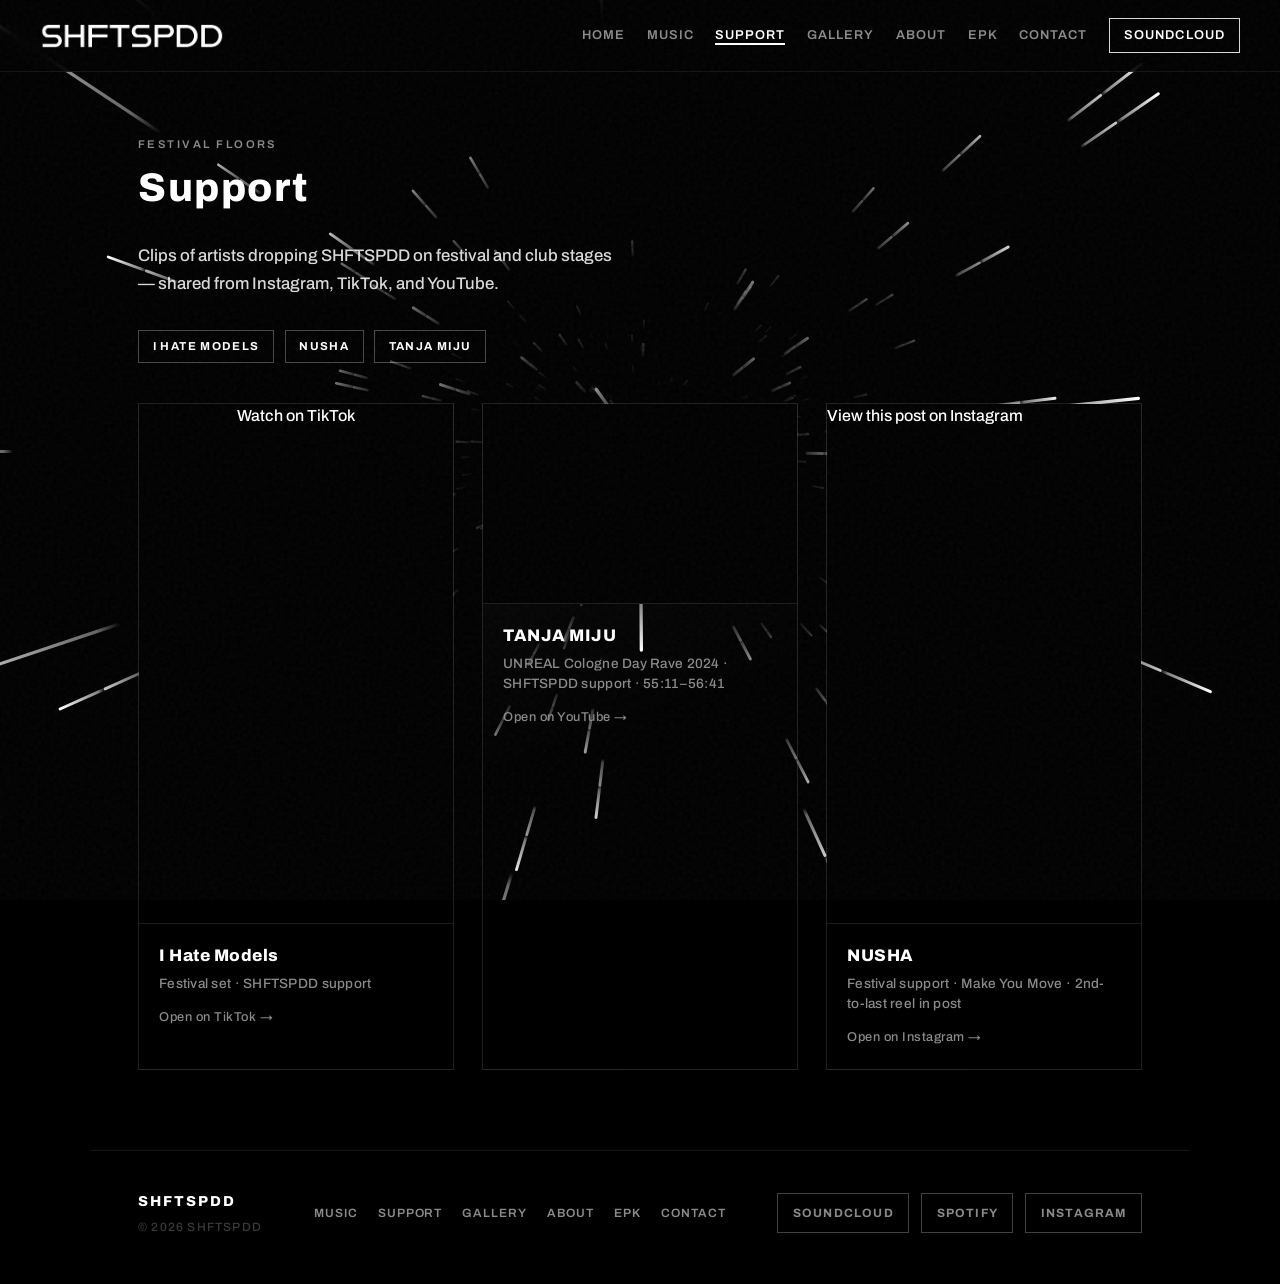
<file: support.html>
<!DOCTYPE html>
<html lang="en">
  <head>
    <meta charset="UTF-8" />
    <meta name="viewport" content="width=device-width, initial-scale=1" />
    <title>Support — SHFTSPDD</title>
    <meta
      name="description"
      content="SHFTSPDD tracks supported on festival stages — clips from artists playing our music."
    />
    <meta name="theme-color" content="#000000" />
    <link rel="icon" href="assets/logo.jpg" type="image/jpeg" />
    <link rel="preconnect" href="https://fonts.googleapis.com" />
    <link rel="preconnect" href="https://fonts.gstatic.com" crossorigin />
    <link
      href="https://fonts.googleapis.com/css2?family=Archivo:wght@400;500;600;700;800;900&display=swap"
      rel="stylesheet"
    />
    <link rel="stylesheet" href="styles.css?v=23" />
  </head>
  <body>
    <div class="noise" aria-hidden="true"></div>
    <div class="scanlines" aria-hidden="true"></div>
    <canvas id="warp-canvas" class="warp-canvas warp-canvas--page" aria-hidden="true"></canvas>

    <header class="header">
      <a href="index.html" class="header__logo" aria-label="SHFTSPDD home">
        <img class="header__mark" src="assets/logo-wordmark.png?v=1" alt="SHFTSPDD" width="404" height="57" />
      </a>
      <nav class="nav" aria-label="Main">
        <a href="index.html">Home</a>
        <a href="music.html">Music</a>
        <a href="support.html" aria-current="page">Support</a>
        <a href="gallery.html">Gallery</a>
        <a href="about.html">About</a>
        <a href="epk.html">EPK</a>
        <a href="contact.html">Contact</a>
        <a
          href="https://soundcloud.com/shftspdd"
          target="_blank"
          rel="noopener noreferrer"
          class="nav__external"
        >
          SoundCloud
        </a>
      </nav>
      <button type="button" class="menu-btn" aria-label="Open menu" aria-expanded="false" aria-controls="mobile-nav">
        <span></span>
        <span></span>
      </button>
    </header>

    <nav id="mobile-nav" class="mobile-nav" aria-label="Mobile" hidden>
      <a href="index.html">Home</a>
      <a href="music.html">Music</a>
      <a href="support.html" aria-current="page">Support</a>
      <a href="gallery.html">Gallery</a>
      <a href="about.html">About</a>
      <a href="epk.html">EPK</a>
      <a href="contact.html">Contact</a>
      <a href="https://soundcloud.com/shftspdd" target="_blank" rel="noopener noreferrer">SoundCloud</a>
      <a href="https://open.spotify.com/artist/30yTtz0pY3yEGr56ws4N3b" target="_blank" rel="noopener noreferrer">Spotify</a>
      <a href="https://www.instagram.com/shftspdd/" target="_blank" rel="noopener noreferrer">Instagram</a>
    </nav>

    <main class="page">
      <section class="section support">
        <div class="section__head">
          <p class="section-label">Festival floors</p>
          <h1>Support</h1>
        </div>
        <p class="support__intro">
          Clips of artists dropping SHFTSPDD on festival and club stages — shared from Instagram,
          TikTok, and YouTube.
        </p>

        <ul class="support-names" aria-label="Artists who have supported">
          <li>I Hate Models</li>
          <li>NUSHA</li>
          <li>TANJA MIJU</li>
        </ul>

        <div id="support-empty" class="support-empty" hidden>
          <p>Video embeds go live as soon as clip links are added.</p>
          <p class="support-empty__hint">
            Paste Instagram reel, TikTok, or YouTube URLs into
            <code>support-clips.js</code> — or send them and we’ll wire them up.
          </p>
        </div>

        <div id="support-grid" class="support-grid" aria-live="polite"></div>
      </section>
    </main>

    <footer class="footer">
      <div class="footer__inner">
        <div class="footer__brand">
          <span class="footer__wordmark">SHFTSPDD</span>
          <p>© <span id="year"></span> SHFTSPDD</p>
        </div>
        <nav class="footer__nav" aria-label="Footer">
          <a href="music.html">Music</a>
          <a href="support.html">Support</a>
          <a href="gallery.html">Gallery</a>
          <a href="about.html">About</a>
          <a href="epk.html">EPK</a>
          <a href="contact.html">Contact</a>
        </nav>
        <div class="socials">
          <a href="https://soundcloud.com/shftspdd" target="_blank" rel="noopener noreferrer">SoundCloud</a>
          <a href="https://open.spotify.com/artist/30yTtz0pY3yEGr56ws4N3b" target="_blank" rel="noopener noreferrer">Spotify</a>
          <a href="https://www.instagram.com/shftspdd/" target="_blank" rel="noopener noreferrer">Instagram</a>
        </div>
      </div>
    </footer>

    <script src="support-clips.js"></script>
    <script src="support-render.js"></script>
    <script src="warp.js"></script>
    <script src="script.js"></script>
  </body>
</html>
</file>
<file: styles.css>
:root {
  --black: #000000;
  --white: #ffffff;
  --gray: #8a8a8a;
  --gray-dim: #3a3a3a;
  --border: rgba(255, 255, 255, 0.85);
  --font: "Archivo", system-ui, -apple-system, sans-serif;
  --max: 1100px;
  --header-h: 72px;
}

*,
*::before,
*::after {
  box-sizing: border-box;
}

html {
  scroll-behavior: auto;
}

/* Inner pages (music, about, contact) */
.page {
  padding-top: calc(var(--header-h) + 2rem);
  min-height: calc(100vh - var(--header-h));
  min-height: calc(100dvh - var(--header-h));
}

.page .section {
  border-top: none;
  padding-top: 2rem;
}

.page .section__head h1 {
  margin: 0 0 2.5rem;
  font-size: clamp(1.75rem, 4vw, 2.5rem);
  font-weight: 800;
  letter-spacing: 0.04em;
}

body {
  margin: 0;
  min-height: 100vh;
  font-family: var(--font);
  font-weight: 500;
  background: var(--black);
  color: var(--white);
  line-height: 1.5;
  -webkit-font-smoothing: antialiased;
}

a {
  color: inherit;
  text-decoration: none;
}

img {
  display: block;
  max-width: 100%;
}

.noise,
.scanlines {
  pointer-events: none;
  position: fixed;
  inset: 0;
  z-index: 1000;
}

.noise {
  opacity: 0.04;
  background-image: url("data:image/svg+xml,%3Csvg viewBox='0 0 256 256' xmlns='http://www.w3.org/2000/svg'%3E%3Cfilter id='n'%3E%3CfeTurbulence type='fractalNoise' baseFrequency='0.9' numOctaves='4' stitchTiles='stitch'/%3E%3C/filter%3E%3Crect width='100%25' height='100%25' filter='url(%23n)'/%3E%3C/svg%3E");
}

.scanlines {
  opacity: 0.03;
  background: repeating-linear-gradient(
    0deg,
    transparent,
    transparent 2px,
    rgba(255, 255, 255, 0.15) 2px,
    rgba(255, 255, 255, 0.15) 4px
  );
}

/* Logo frame motif (matches SoundCloud avatar) */
.logo-frame {
  position: relative;
  display: inline-flex;
  align-items: center;
  justify-content: center;
  padding: 12px 18px;
}

.logo-frame::before,
.logo-frame::after {
  content: "";
  position: absolute;
  pointer-events: none;
}

.logo-frame::before {
  inset: 0;
  border: 2px solid var(--border);
  border-left: none;
  border-right: none;
}

.logo-frame::after {
  top: 0;
  bottom: 0;
  left: 0;
  right: 0;
  border: 2px solid var(--border);
  border-top: none;
  border-bottom: none;
}

.logo-frame__img {
  width: 100%;
  height: auto;
  object-fit: contain;
}

.logo-frame--hero {
  padding: 20px 28px;
  width: min(560px, 82vw);
}

.logo-frame--hero::before,
.logo-frame--hero::after {
  border-width: 3px;
}

/* Hero logo — white type + frame only (assets/logo-white.png), transparent bg */
.hero-logo {
  position: relative;
  width: min(560px, 82vw, 34dvh);
  display: flex;
  align-items: center;
  justify-content: center;
  animation: logo-warp-breathe 2.4s ease-in-out infinite;
  filter: drop-shadow(0 0 24px rgba(255, 255, 255, 0.45))
    drop-shadow(0 0 48px rgba(255, 255, 255, 0.18));
}

.hero-logo__img {
  width: 100%;
  height: auto;
  display: block;
}

.hero-logo.warp-burst {
  animation: logo-warp-burst 0.35s ease-out;
  filter: drop-shadow(0 0 36px rgba(255, 255, 255, 0.8))
    drop-shadow(0 0 72px rgba(255, 255, 255, 0.35));
}

@keyframes logo-warp-breathe {
  0%,
  100% {
    transform: scale(1);
    filter: drop-shadow(0 0 30px rgba(255, 255, 255, 0.25));
  }
  50% {
    transform: scale(1.02);
    filter: drop-shadow(0 0 55px rgba(255, 255, 255, 0.5));
  }
}

@keyframes logo-warp-burst {
  0% {
    transform: scale(1);
  }
  40% {
    transform: scale(1.06);
  }
  100% {
    transform: scale(1);
  }
}

.visually-hidden {
  position: absolute;
  width: 1px;
  height: 1px;
  padding: 0;
  margin: -1px;
  overflow: hidden;
  clip: rect(0, 0, 0, 0);
  white-space: nowrap;
  border: 0;
}

/* Header */
.header {
  position: fixed;
  top: 0;
  left: 0;
  right: 0;
  z-index: 100;
  height: var(--header-h);
  display: flex;
  align-items: center;
  justify-content: space-between;
  padding: 0 clamp(1.25rem, 4vw, 2.5rem);
  background: rgba(0, 0, 0, 0.82);
  backdrop-filter: blur(12px);
  border-bottom: 1px solid rgba(255, 255, 255, 0.08);
}

.header__logo {
  display: flex;
  align-items: center;
  gap: 0.75rem;
}

.header__logo .logo-frame {
  padding: 4px 8px;
  width: 52px;
  height: 52px;
}

.header__logo .logo-frame__img {
  width: 36px;
  height: 36px;
}

.header__wordmark {
  font-weight: 800;
  font-size: 0.95rem;
  letter-spacing: 0.12em;
}

.header__mark {
  display: block;
  height: 26px;
  width: auto;
}

.nav {
  display: flex;
  align-items: center;
  gap: 1.35rem;
}

@media (max-width: 1100px) {
  .nav {
    gap: 0.95rem;
  }

  .nav__external {
    display: none;
  }
}

.nav a {
  font-size: 0.8rem;
  font-weight: 600;
  letter-spacing: 0.08em;
  text-transform: uppercase;
  color: var(--gray);
  transition: color 0.2s;
}

.nav a:hover,
.nav a:focus-visible,
.nav a[aria-current="page"] {
  color: var(--white);
}

.nav a[aria-current="page"]:not(.nav__external) {
  box-shadow: inset 0 -2px 0 var(--white);
}

.nav__external {
  padding: 0.45rem 0.9rem;
  border: 1px solid var(--border);
  color: var(--white) !important;
}

.menu-btn {
  display: none;
  flex-direction: column;
  justify-content: center;
  gap: 6px;
  width: 40px;
  height: 40px;
  padding: 0;
  border: 1px solid rgba(255, 255, 255, 0.3);
  background: transparent;
  cursor: pointer;
}

.menu-btn span {
  display: block;
  height: 2px;
  margin: 0 10px;
  background: var(--white);
  transition: transform 0.25s, opacity 0.25s;
}

.menu-btn[aria-expanded="true"] span:first-child {
  transform: translateY(4px) rotate(45deg);
}

.menu-btn[aria-expanded="true"] span:last-child {
  transform: translateY(-4px) rotate(-45deg);
}

.mobile-nav {
  position: fixed;
  top: var(--header-h);
  left: 0;
  right: 0;
  z-index: 99;
  display: flex;
  flex-direction: column;
  gap: 0;
  background: rgba(0, 0, 0, 0.96);
  border-bottom: 1px solid rgba(255, 255, 255, 0.1);
  padding: 1rem 0;
}

.mobile-nav[hidden] {
  display: none;
}

.mobile-nav a {
  padding: 0.85rem 1.5rem;
  font-weight: 600;
  letter-spacing: 0.06em;
  text-transform: uppercase;
  font-size: 0.85rem;
  border-bottom: 1px solid rgba(255, 255, 255, 0.06);
}

/*
 * Hero layout — three independent layers (do not tie these together):
 * 1. Logo → always 50% / 50% of hero (warp tunnel centre)
 * 2. Copy → always sits just above the dock zone (SHIFTING SPEED + tagline)
 * 3. Dock → fixed-height bottom row (buttons only)
 */
.hero--warp {
  --hero-dock-zone: 12.5rem;
  position: relative;
  width: 100%;
  min-height: 100vh;
  min-height: 100dvh;
  display: grid;
  grid-template-rows: 1fr var(--hero-dock-zone);
  overflow: hidden;
  isolation: isolate;
}

.warp-canvas {
  position: absolute;
  inset: 0;
  width: 100%;
  height: 100%;
  z-index: 0;
}

/* Inner pages: warp fills the viewport behind the content. */
.warp-canvas.warp-canvas--page {
  position: fixed;
  z-index: -1;
  width: 100%;
  height: 100%;
  pointer-events: none;
}

.hero__vignette {
  position: absolute;
  inset: 0;
  z-index: 1;
  pointer-events: none;
  background: radial-gradient(
    circle at 50% 50%,
    transparent 0%,
    transparent 28%,
    rgba(0, 0, 0, 0.35) 50%,
    rgba(0, 0, 0, 0.88) 100%
  );
}

/* Layer 1 — logo at warp centre (never tied to copy or dock) */
.hero--warp > .hero-logo-anchor {
  position: absolute;
  left: 50%;
  top: 50%;
  transform: translate(-50%, -50%);
  z-index: 3;
  pointer-events: auto;
}

/* Layer 2 — copy anchored above dock (never tied to logo position) */
.hero__copy {
  position: absolute;
  left: 50%;
  bottom: var(--hero-dock-zone);
  transform: translateX(-50%);
  z-index: 5;
  display: flex;
  flex-direction: column;
  align-items: center;
  padding-bottom: 1.25rem;
  max-width: 100%;
  pointer-events: auto;
}

.hero__shift-meter {
  margin: 0;
  display: flex;
  flex-direction: column;
  align-items: center;
  gap: 0.5rem;
  width: min(280px, 70vw);
  flex-shrink: 0;
}

.hero__copy .hero__eyebrow {
  margin: 1rem 0 0;
  text-align: center;
  max-width: 90vw;
}

.hero__shift-label {
  font-size: 0.65rem;
  font-weight: 700;
  letter-spacing: 0.35em;
  color: var(--gray);
  transition: color 0.15s, text-shadow 0.15s;
}

.hero__shift-label.warp-active {
  color: var(--white);
  text-shadow: 0 0 12px rgba(255, 255, 255, 0.8);
}

.hero__shift-bar {
  display: block;
  width: 100%;
  height: 2px;
  background: rgba(255, 255, 255, 0.12);
  overflow: hidden;
}

.hero__shift-fill {
  display: block;
  height: 100%;
  width: 0%;
  background: linear-gradient(90deg, transparent, var(--white), transparent);
  transition: width 0.08s linear;
  box-shadow: 0 0 8px rgba(255, 255, 255, 0.6);
}

/* Layer 3 — buttons: fixed dock zone at bottom */
.hero__dock {
  grid-row: 2;
  position: relative;
  z-index: 4;
  display: flex;
  flex-direction: column;
  align-items: center;
  justify-content: center;
  height: 100%;
  padding: 0 1.5rem 2rem;
  text-align: center;
  flex-shrink: 0;
  background: transparent;
}

.hero__eyebrow {
  font-size: 0.75rem;
  font-weight: 600;
  letter-spacing: 0.2em;
  text-transform: uppercase;
  color: var(--gray);
}

.hero__actions {
  display: flex;
  flex-wrap: wrap;
  gap: 1rem;
  justify-content: center;
}

.hero__scroll {
  margin-top: 1.25rem;
  display: flex;
  align-items: center;
  justify-content: center;
  width: 32px;
  height: 48px;
  opacity: 0.5;
  transition: opacity 0.2s;
}

.hero__scroll:hover {
  opacity: 1;
}

.hero__scroll-line {
  display: block;
  width: 1px;
  height: 36px;
  background: linear-gradient(to bottom, var(--white), transparent);
  animation: scroll-pulse 2s ease-in-out infinite;
}

@keyframes scroll-pulse {
  0%,
  100% {
    transform: scaleY(0.6);
    opacity: 0.4;
  }
  50% {
    transform: scaleY(1);
    opacity: 1;
  }
}

.btn {
  display: inline-flex;
  align-items: center;
  justify-content: center;
  padding: 0.85rem 1.6rem;
  font-family: var(--font);
  font-size: 0.8rem;
  font-weight: 700;
  letter-spacing: 0.12em;
  text-transform: uppercase;
  border: 2px solid var(--white);
  transition: background 0.2s, color 0.2s;
}

.btn--primary {
  background: var(--white);
  color: var(--black);
}

.btn--primary:hover {
  background: transparent;
  color: var(--white);
}

.btn--ghost:hover {
  background: var(--white);
  color: var(--black);
}

.player-frame {
  border: 1px solid rgba(255, 255, 255, 0.2);
  background: #0a0a0a;
}

.player-frame--profile {
  margin-bottom: 3rem;
}

.player-frame iframe {
  display: block;
  width: 100%;
}

/* Sections */
.section {
  max-width: var(--max);
  margin: 0 auto;
  padding: 5rem clamp(1.5rem, 5vw, 3rem);
  border-top: 1px solid rgba(255, 255, 255, 0.08);
}

.section-label {
  margin: 0 0 0.35rem;
  font-size: 0.7rem;
  font-weight: 600;
  letter-spacing: 0.22em;
  text-transform: uppercase;
  color: var(--gray);
}

.section__head h2 {
  margin: 0 0 2.5rem;
  font-size: clamp(1.75rem, 4vw, 2.5rem);
  font-weight: 800;
  letter-spacing: 0.04em;
}

.section__head--tracks {
  margin-top: 1rem;
}

.section__head--tracks h2 {
  margin-bottom: 2rem;
}

/* Tracks */
.track-list {
  list-style: none;
  margin: 0;
  padding: 0;
  display: flex;
  flex-direction: column;
  gap: 2.5rem;
}

.track {
  display: grid;
  grid-template-columns: 1fr 200px;
  gap: 1.5rem;
  align-items: start;
  padding: 1.5rem;
  border: 1px solid rgba(255, 255, 255, 0.12);
  background: linear-gradient(135deg, rgba(255, 255, 255, 0.03) 0%, transparent 60%);
}

.track__embed {
  min-width: 0;
}

.track__meta h3 {
  margin: 0 0 0.75rem;
  font-size: 1.1rem;
  font-weight: 700;
  letter-spacing: 0.02em;
}

.track__link {
  font-size: 0.8rem;
  color: var(--gray);
  letter-spacing: 0.04em;
  transition: color 0.2s;
}

.track__link:hover {
  color: var(--white);
}

/* About */
.about__grid {
  display: grid;
  grid-template-columns: 1.4fr 1fr;
  gap: 3rem;
}

.about__text {
  margin: 0;
  font-size: 1.15rem;
  line-height: 1.7;
  color: rgba(255, 255, 255, 0.88);
  max-width: 38ch;
}

.about__facts {
  list-style: none;
  margin: 0;
  padding: 0;
  border: 1px solid rgba(255, 255, 255, 0.15);
}

.about__facts li {
  display: flex;
  justify-content: space-between;
  align-items: center;
  padding: 1rem 1.25rem;
  border-bottom: 1px solid rgba(255, 255, 255, 0.08);
  font-weight: 600;
  letter-spacing: 0.04em;
}

.about__facts li:last-child {
  border-bottom: none;
}

.about__fact-label {
  font-size: 0.7rem;
  font-weight: 600;
  letter-spacing: 0.15em;
  text-transform: uppercase;
  color: var(--gray);
}

/* Contact */
.contact__card {
  max-width: 520px;
  padding: 2rem 2.25rem;
  border: 2px solid var(--border);
  position: relative;
}

.contact__card::before {
  content: "";
  position: absolute;
  inset: 8px;
  border: 1px solid rgba(255, 255, 255, 0.15);
  pointer-events: none;
}

.contact__card p {
  margin: 0 0 1rem;
  color: var(--gray);
}

.contact__email {
  display: inline-block;
  font-size: clamp(1.1rem, 3vw, 1.4rem);
  font-weight: 700;
  letter-spacing: 0.02em;
  margin-bottom: 1.5rem;
  transition: opacity 0.2s;
}

.contact__email:hover {
  opacity: 0.75;
}

.contact__links {
  display: flex;
  flex-wrap: wrap;
  gap: 0.75rem;
}

/* Support / festival clips */
.support__intro {
  margin: -1rem 0 2rem;
  max-width: 48ch;
  font-size: 1.05rem;
  line-height: 1.65;
  color: rgba(255, 255, 255, 0.85);
}

.support-names {
  list-style: none;
  margin: 0 0 2.5rem;
  padding: 0;
  display: flex;
  flex-wrap: wrap;
  gap: 0.65rem;
}

.support-names li {
  padding: 0.45rem 0.85rem;
  font-size: 0.72rem;
  font-weight: 700;
  letter-spacing: 0.12em;
  text-transform: uppercase;
  border: 1px solid rgba(255, 255, 255, 0.28);
  color: var(--white);
}

.support-empty {
  padding: 2rem 1.75rem;
  border: 1px dashed rgba(255, 255, 255, 0.25);
  color: var(--gray);
  margin-bottom: 2rem;
}

.support-empty p {
  margin: 0 0 0.75rem;
}

.support-empty p:last-child {
  margin-bottom: 0;
}

.support-empty__hint {
  font-size: 0.9rem;
}

.support-empty code {
  font-size: 0.85em;
  color: var(--white);
}

.support-grid {
  display: grid;
  grid-template-columns: repeat(auto-fill, minmax(280px, 1fr));
  gap: 1.75rem;
}

.support-card {
  display: flex;
  flex-direction: column;
  border: 1px solid rgba(255, 255, 255, 0.12);
  background: linear-gradient(160deg, rgba(255, 255, 255, 0.04) 0%, transparent 55%);
  overflow: hidden;
  animation: page-in 0.45s ease-out both;
  animation-delay: calc(var(--i, 0) * 0.06s);
}

.support-card__media {
  position: relative;
  background: #0a0a0a;
  border-bottom: 1px solid rgba(255, 255, 255, 0.08);
  min-height: 200px;
}

.support-card__media--youtube {
  aspect-ratio: 16 / 9;
}

.support-card__media--instagram,
.support-card__media--tiktok,
.support-card__media--video {
  aspect-ratio: 9 / 16;
  max-height: 520px;
}

.support-card__media iframe,
.support-card__media video {
  display: block;
  width: 100%;
  height: 100%;
  border: 0;
  object-fit: cover;
  background: #000;
}

.support-card__embed-wrap {
  width: 100%;
  height: 100%;
  overflow: auto;
  display: flex;
  justify-content: center;
  background: #000;
}

.support-card__embed-wrap blockquote {
  margin: 0 !important;
  min-width: 0 !important;
  max-width: 100% !important;
}

.support-card__fallback {
  display: flex;
  flex-direction: column;
  align-items: center;
  justify-content: center;
  gap: 0.75rem;
  width: 100%;
  height: 100%;
  min-height: 280px;
  font-size: 0.8rem;
  font-weight: 700;
  letter-spacing: 0.12em;
  text-transform: uppercase;
  color: var(--gray);
  transition: color 0.2s, background 0.2s;
}

.support-card__fallback:hover {
  color: var(--white);
  background: rgba(255, 255, 255, 0.04);
}

.support-card__play {
  display: flex;
  align-items: center;
  justify-content: center;
  width: 3rem;
  height: 3rem;
  border: 2px solid var(--white);
  color: var(--white);
  font-size: 0.85rem;
  padding-left: 2px;
}

.support-card__meta {
  padding: 1.15rem 1.25rem 1.35rem;
  display: flex;
  flex-direction: column;
  gap: 0.35rem;
}

.support-card__artist {
  margin: 0;
  font-size: 1.05rem;
  font-weight: 800;
  letter-spacing: 0.03em;
}

.support-card__detail {
  margin: 0 0 0.5rem;
  font-size: 0.85rem;
  color: var(--gray);
  letter-spacing: 0.02em;
}

/* Home — below-hero sections */
.home-band {
  position: relative;
  z-index: 2;
  background: var(--black);
}

#featured {
  scroll-margin-top: calc(var(--header-h) + 1rem);
}

.home-featured .track-list {
  gap: 1.5rem;
}

.home-featured .track {
  grid-template-columns: 1fr auto;
  align-items: center;
}

.home-featured .track__meta {
  display: flex;
  flex-direction: column;
  align-items: flex-start;
  gap: 0.5rem;
  min-width: 0;
}

.home-featured .track__meta h3 {
  margin: 0;
}

.home-about-teaser {
  display: grid;
  grid-template-columns: 1.5fr 1fr;
  gap: 2.5rem;
  align-items: end;
}

.home-about-teaser p {
  margin: 0;
  font-size: 1.15rem;
  line-height: 1.7;
  color: rgba(255, 255, 255, 0.88);
  max-width: 42ch;
}

.cta-band {
  display: flex;
  flex-wrap: wrap;
  align-items: center;
  justify-content: space-between;
  gap: 1.5rem;
  padding: 2rem 2.25rem;
  border: 2px solid var(--border);
  position: relative;
}

.cta-band::before {
  content: "";
  position: absolute;
  inset: 8px;
  border: 1px solid rgba(255, 255, 255, 0.12);
  pointer-events: none;
}

.cta-band__copy {
  position: relative;
  z-index: 1;
}

.cta-band__copy h2 {
  margin: 0 0 0.35rem;
  font-size: clamp(1.25rem, 3vw, 1.6rem);
  font-weight: 800;
  letter-spacing: 0.04em;
}

.cta-band__copy p {
  margin: 0;
  color: var(--gray);
  font-size: 0.95rem;
}

.cta-band .btn {
  position: relative;
  z-index: 1;
}

/* Track badges & actions */
.track__badge {
  display: inline-block;
  margin: 0 0 0.5rem;
  padding: 0.2rem 0.5rem;
  font-size: 0.65rem;
  font-weight: 700;
  letter-spacing: 0.12em;
  text-transform: uppercase;
  border: 1px solid rgba(255, 255, 255, 0.35);
  color: var(--white);
}

.track__badge--free {
  border-color: rgba(255, 255, 255, 0.6);
  background: rgba(255, 255, 255, 0.08);
}

.track__actions {
  display: flex;
  flex-wrap: wrap;
  gap: 0.75rem 1.25rem;
  margin-top: 0.75rem;
}

.track__meta .track__actions {
  margin-top: 0.35rem;
}

/* Social row */
.socials {
  display: flex;
  flex-wrap: wrap;
  gap: 0.75rem;
}

.socials a {
  display: inline-flex;
  align-items: center;
  justify-content: center;
  min-height: 2.5rem;
  padding: 0.45rem 0.9rem;
  font-size: 0.75rem;
  font-weight: 700;
  letter-spacing: 0.1em;
  text-transform: uppercase;
  border: 1px solid rgba(255, 255, 255, 0.25);
  color: var(--gray);
  transition: color 0.2s, border-color 0.2s, background 0.2s;
}

.socials a:hover,
.socials a:focus-visible {
  color: var(--white);
  border-color: var(--white);
  background: rgba(255, 255, 255, 0.06);
}

/* Footer */
.footer {
  padding: 2.5rem clamp(1.5rem, 5vw, 3rem) 3rem;
  max-width: var(--max);
  margin: 0 auto;
  border-top: 1px solid rgba(255, 255, 255, 0.08);
}

.footer__inner {
  display: flex;
  flex-wrap: wrap;
  align-items: center;
  justify-content: space-between;
  gap: 1.25rem 2rem;
}

.footer__brand {
  display: flex;
  flex-direction: column;
  gap: 0.35rem;
}

.footer__wordmark {
  font-weight: 800;
  font-size: 0.9rem;
  letter-spacing: 0.14em;
}

.footer p {
  margin: 0;
  font-size: 0.75rem;
  letter-spacing: 0.1em;
  text-transform: uppercase;
  color: var(--gray-dim);
}

.footer__nav {
  display: flex;
  flex-wrap: wrap;
  gap: 0.35rem 1.25rem;
}

.footer__nav a {
  font-size: 0.75rem;
  font-weight: 600;
  letter-spacing: 0.08em;
  text-transform: uppercase;
  color: var(--gray);
  transition: color 0.2s;
}

.footer__nav a:hover,
.footer__nav a:focus-visible {
  color: var(--white);
}

/* Focus rings */
a:focus-visible,
button:focus-visible {
  outline: 2px solid var(--white);
  outline-offset: 3px;
}

/* Page enter */
.page {
  animation: page-in 0.45s ease-out;
}

@keyframes page-in {
  from {
    opacity: 0;
    transform: translateY(8px);
  }
  to {
    opacity: 1;
    transform: translateY(0);
  }
}

/* Responsive */
@media (max-width: 900px) {
  .hero-logo {
    width: min(380px, 78vw, 32dvh);
  }

  .track {
    grid-template-columns: 1fr;
  }

  .home-featured .track {
    grid-template-columns: 1fr;
  }

  .about__grid,
  .home-about-teaser {
    grid-template-columns: 1fr;
    gap: 2rem;
  }

  .about__text,
  .home-about-teaser p {
    max-width: none;
  }

  .cta-band {
    flex-direction: column;
    align-items: flex-start;
  }

  .epk-tech {
    max-width: none;
  }
}

.epk-tech {
  max-width: 640px;
}

/* Gallery */
.gallery__intro {
  margin: -1rem 0 2rem;
  max-width: 52ch;
  font-size: 1.05rem;
  line-height: 1.65;
  color: rgba(255, 255, 255, 0.85);
}

.gallery__intro code {
  font-size: 0.85em;
  color: var(--white);
}

.gallery-filters {
  display: flex;
  flex-wrap: wrap;
  gap: 0.5rem;
  margin: 0 0 1.75rem;
}

.gallery-filters button {
  padding: 0.45rem 0.9rem;
  font-family: var(--font);
  font-size: 0.7rem;
  font-weight: 700;
  letter-spacing: 0.14em;
  text-transform: uppercase;
  color: var(--gray);
  background: transparent;
  border: 1px solid rgba(255, 255, 255, 0.22);
  cursor: pointer;
  transition: color 0.2s, border-color 0.2s, background 0.2s;
}

.gallery-filters button:hover,
.gallery-filters button[aria-pressed="true"] {
  color: var(--white);
  border-color: var(--white);
}

.gallery-filters button[aria-pressed="true"] {
  background: rgba(255, 255, 255, 0.08);
}

.gallery-grid {
  list-style: none;
  margin: 0;
  padding: 0;
  display: grid;
  grid-template-columns: repeat(3, 1fr);
  gap: 0.85rem;
}

.gallery-item--wide {
  grid-column: span 2;
}

.gallery-tile {
  position: relative;
  display: block;
  width: 100%;
  aspect-ratio: 4 / 5;
  overflow: hidden;
  border: 1px solid rgba(255, 255, 255, 0.14);
  background:
    linear-gradient(135deg, rgba(255, 255, 255, 0.05) 0%, transparent 55%),
    #0a0a0a;
  padding: 0;
  cursor: default;
}

.gallery-item--wide .gallery-tile {
  aspect-ratio: 16 / 9;
}

.gallery-tile--photo {
  cursor: zoom-in;
}

.gallery-tile--photo img {
  display: block;
  width: 100%;
  height: 100%;
  object-fit: cover;
  transition: transform 0.45s ease;
}

.gallery-tile--photo:hover img,
.gallery-tile--photo:focus-visible img {
  transform: scale(1.04);
}

.gallery-tile__badge {
  position: absolute;
  top: 0.75rem;
  left: 0.75rem;
  z-index: 1;
  padding: 0.3rem 0.55rem;
  font-size: 0.62rem;
  font-weight: 700;
  letter-spacing: 0.16em;
  text-transform: uppercase;
  color: var(--white);
  border: 1px solid rgba(255, 255, 255, 0.35);
  background: rgba(0, 0, 0, 0.55);
  backdrop-filter: blur(6px);
}

.gallery-tile__hint {
  position: absolute;
  left: 0.9rem;
  right: 0.9rem;
  bottom: 0.9rem;
  font-size: 0.78rem;
  font-weight: 600;
  letter-spacing: 0.06em;
  color: var(--gray);
}

.gallery-tile__caption {
  position: absolute;
  left: 0;
  right: 0;
  bottom: 0;
  z-index: 1;
  padding: 1.75rem 0.85rem 0.75rem;
  font-size: 0.72rem;
  font-weight: 600;
  letter-spacing: 0.04em;
  color: var(--white);
  background: linear-gradient(to top, rgba(0, 0, 0, 0.85), transparent);
  text-align: left;
}

.gallery-item--placeholder .gallery-tile {
  display: flex;
  align-items: flex-end;
  background:
    repeating-linear-gradient(
      -45deg,
      rgba(255, 255, 255, 0.03),
      rgba(255, 255, 255, 0.03) 8px,
      transparent 8px,
      transparent 16px
    ),
    #0a0a0a;
}

.gallery-item--empty-filter {
  grid-column: 1 / -1;
}

.gallery-filter-empty {
  margin: 0;
  padding: 2rem 1rem;
  color: var(--gray);
  border: 1px dashed rgba(255, 255, 255, 0.2);
  text-align: center;
}

.gallery-lightbox {
  position: fixed;
  inset: 0;
  z-index: 200;
  display: flex;
  align-items: center;
  justify-content: center;
  padding: 2rem;
  background: rgba(0, 0, 0, 0.92);
}

.gallery-lightbox[hidden] {
  display: none;
}

.gallery-lightbox__figure {
  margin: 0;
  max-width: min(960px, 92vw);
  max-height: 85vh;
  text-align: center;
}

.gallery-lightbox__img {
  max-width: 100%;
  max-height: 78vh;
  object-fit: contain;
  border: 1px solid rgba(255, 255, 255, 0.15);
}

.gallery-lightbox__cap {
  margin-top: 0.85rem;
  font-size: 0.8rem;
  letter-spacing: 0.06em;
  color: var(--gray);
}

.gallery-lightbox__close,
.gallery-lightbox__nav {
  position: absolute;
  border: 1px solid rgba(255, 255, 255, 0.3);
  background: rgba(0, 0, 0, 0.5);
  color: var(--white);
  font-family: var(--font);
  cursor: pointer;
  line-height: 1;
}

.gallery-lightbox__close {
  top: 1rem;
  right: 1rem;
  width: 2.5rem;
  height: 2.5rem;
  font-size: 1.5rem;
}

.gallery-lightbox__nav {
  top: 50%;
  transform: translateY(-50%);
  width: 2.75rem;
  height: 2.75rem;
  font-size: 1.75rem;
}

.gallery-lightbox__nav--prev {
  left: 1rem;
}

.gallery-lightbox__nav--next {
  right: 1rem;
}

body.gallery-lightbox-open {
  overflow: hidden;
}

@media (max-width: 900px) {
  .gallery-grid {
    grid-template-columns: repeat(2, 1fr);
  }
}

@media (max-width: 640px) {
  .gallery-grid {
    grid-template-columns: 1fr;
  }

  .gallery-item--wide {
    grid-column: span 1;
  }

  .nav {
    gap: 1rem;
  }
}

@media (max-height: 720px) {
  .hero--warp {
    --hero-dock-zone: 11rem;
  }

  .hero-logo {
    width: min(300px, 68vw, 28dvh);
  }

  .hero__copy .hero__eyebrow {
    margin-top: 0.75rem;
  }

  .hero__dock {
    padding-bottom: 1.5rem;
  }

  .hero__scroll {
    margin-top: 1rem;
  }
}

@media (max-width: 640px) {
  .nav {
    display: none;
  }

  .menu-btn {
    display: flex;
  }

  .hero-logo {
    width: min(300px, 88vw);
  }

  .hero--warp {
    --hero-dock-zone: 10.5rem;
  }

  .hero-logo {
    width: min(260px, 85vw, 26dvh);
  }

  .hero__dock {
    padding-bottom: 1.25rem;
  }

  .hero__scroll {
    margin-top: 1rem;
  }
}

@media (prefers-reduced-motion: reduce) {
  .hero-logo,
  .hero__scroll-line,
  .page {
    animation: none;
  }

  .hero__shift-meter {
    display: none;
  }
}

/* Body scroll lock when mobile menu open */
body.nav-open {
  overflow: hidden;
}

/* Local test only: card metal on the hero. The live homepage still uses the warp. */
.metal-bg {
  position: absolute;
  inset: 0;
  z-index: 0;
  overflow: hidden;
  background: #000;
}

.metal-bg__plate {
  position: absolute;
  inset: 0;
  width: 100%;
  height: 100%;
  object-fit: cover;
  object-position: center;
}

.metal-bg__glint {
  position: absolute;
  inset: 0;
  z-index: 2;
  width: 100%;
  height: 100%;
  display: block;
  pointer-events: none;
}

.hero--metal .hero__vignette {
  background: radial-gradient(
    circle at 50% 46%,
    rgba(0, 0, 0, 0.42) 0%,
    rgba(0, 0, 0, 0.08) 26%,
    rgba(0, 0, 0, 0.18) 62%,
    rgba(0, 0, 0, 0.5) 100%
  );
}

.hero--metal .hero-logo {
  animation: none;
  filter: drop-shadow(0 2px 10px rgba(0, 0, 0, 0.9));
}

.hero--metal .hero__copy .hero__eyebrow {
  margin-top: 0;
  color: #fff;
  text-shadow: 0 1px 2px #000, 0 0 14px rgba(0, 0, 0, 0.9);
}

@media (prefers-reduced-motion: reduce) {
  .hero--metal .metal-bg__glint {
    display: none;
  }
}
</file>
